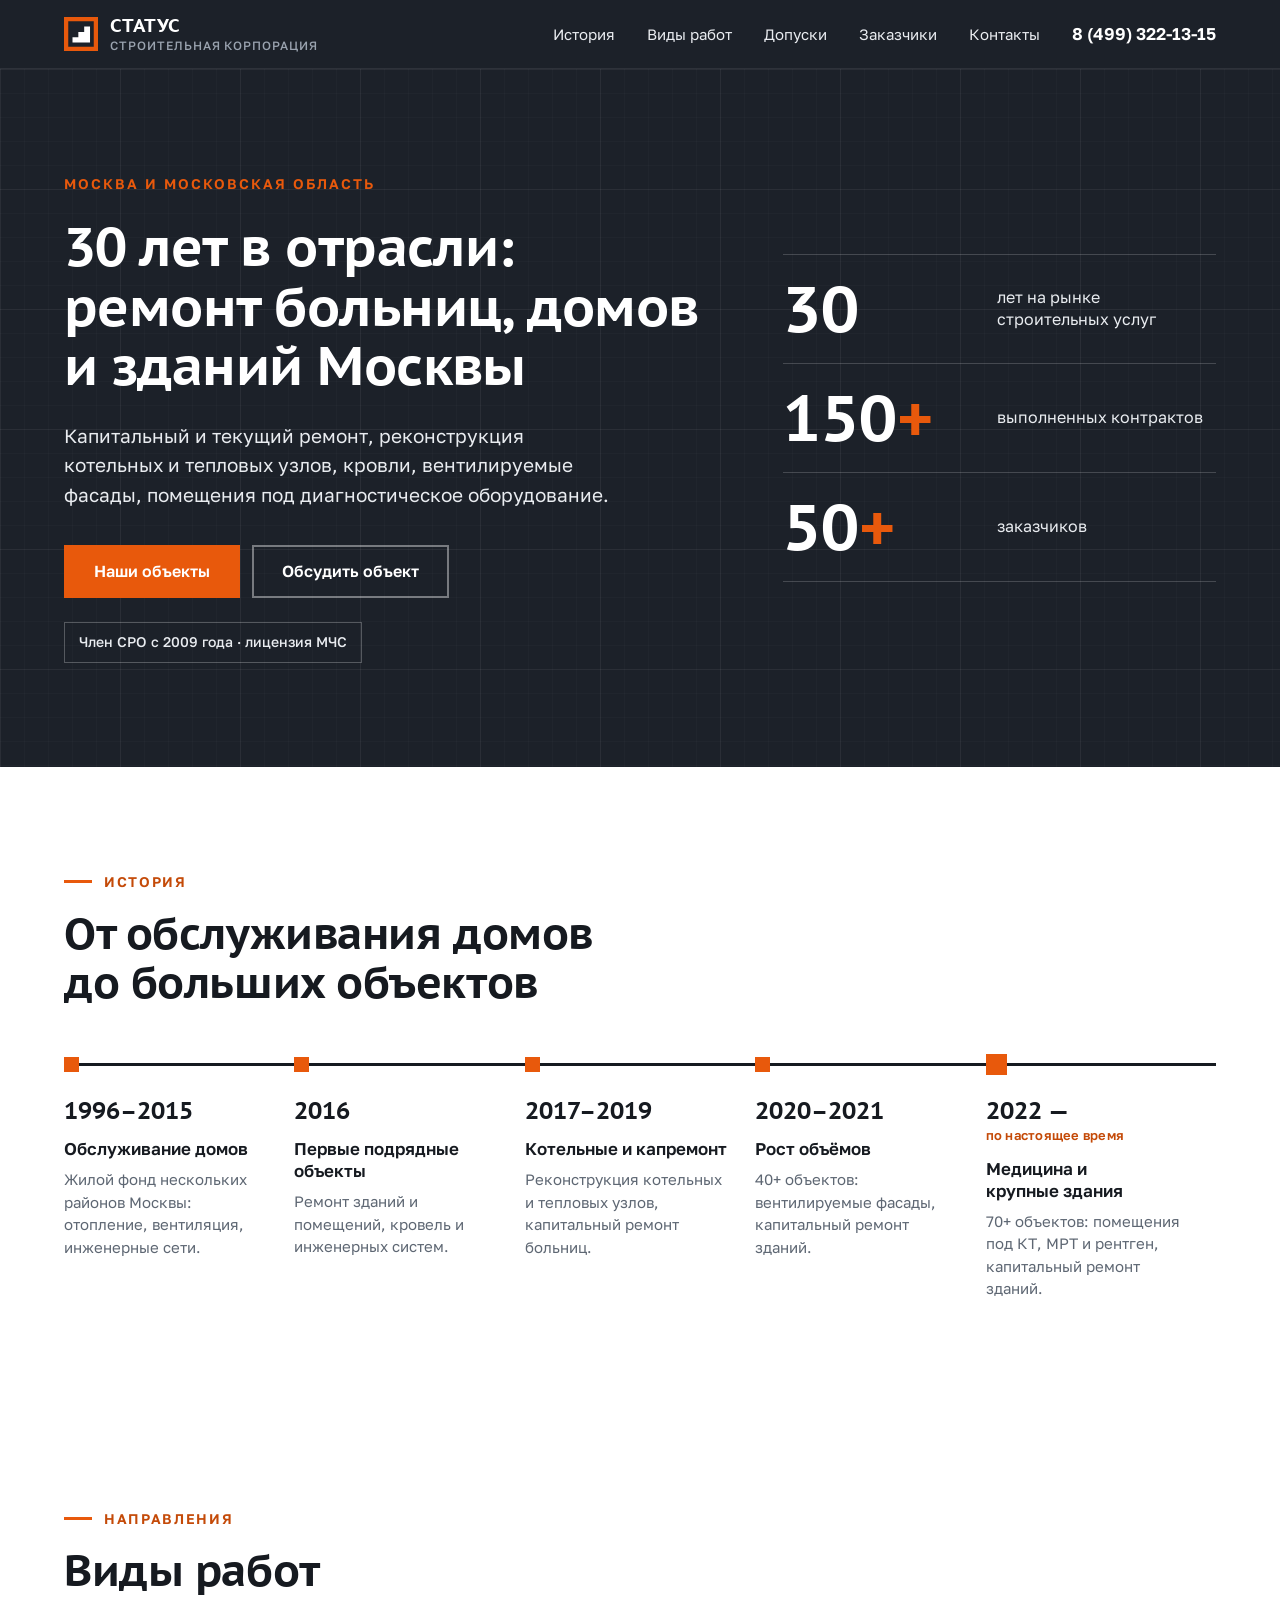
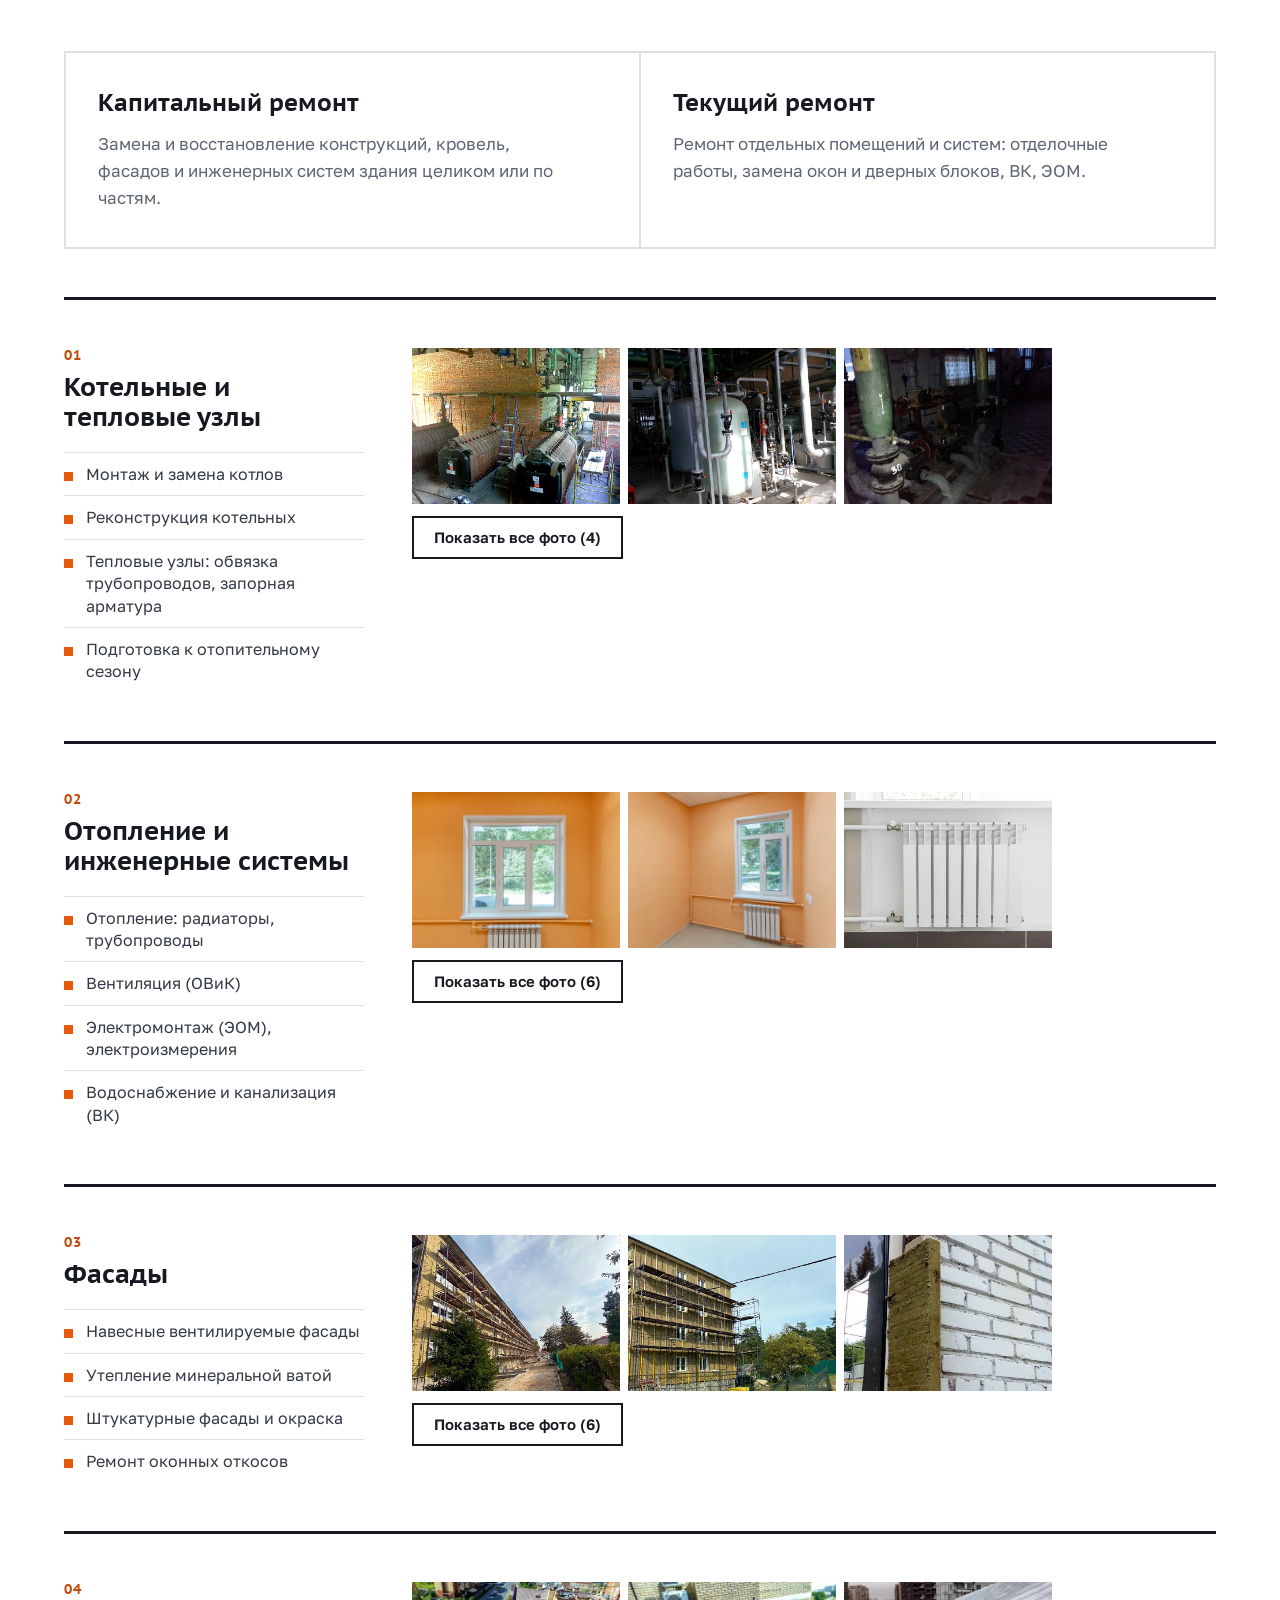
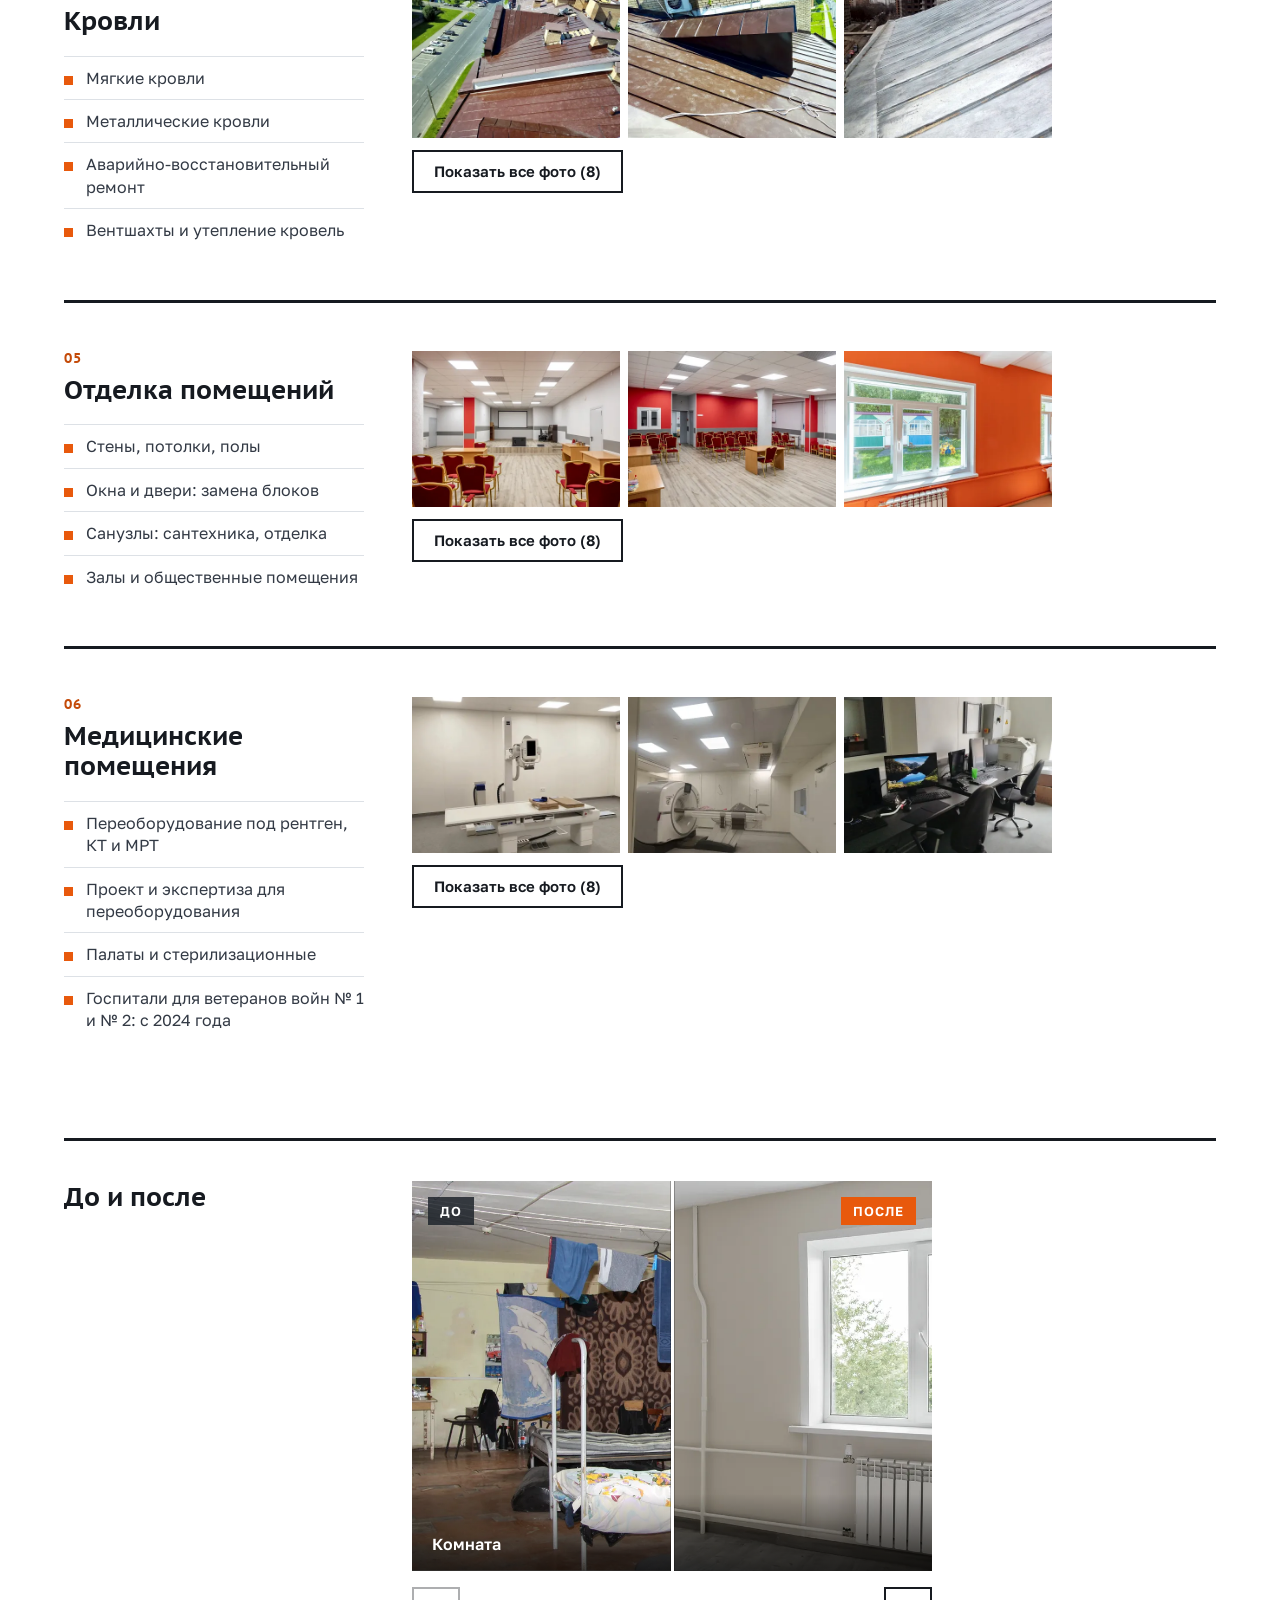
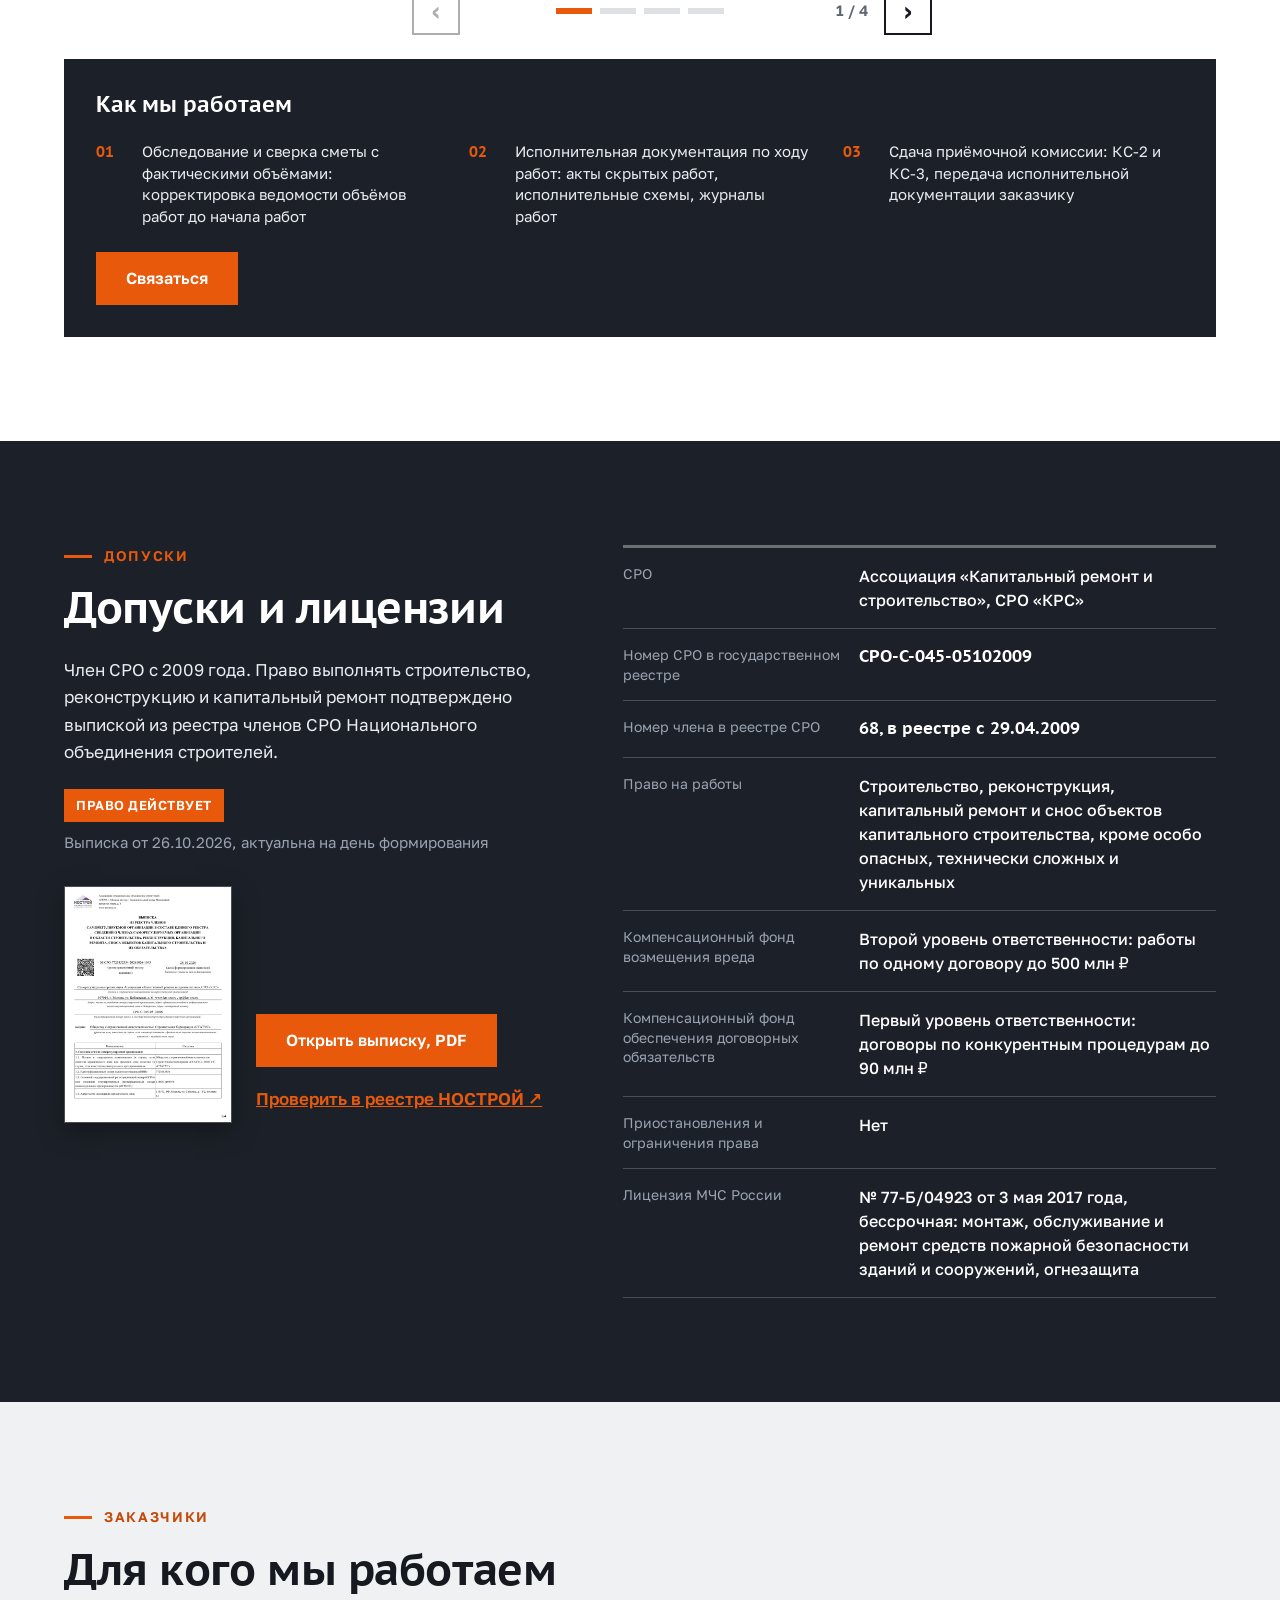
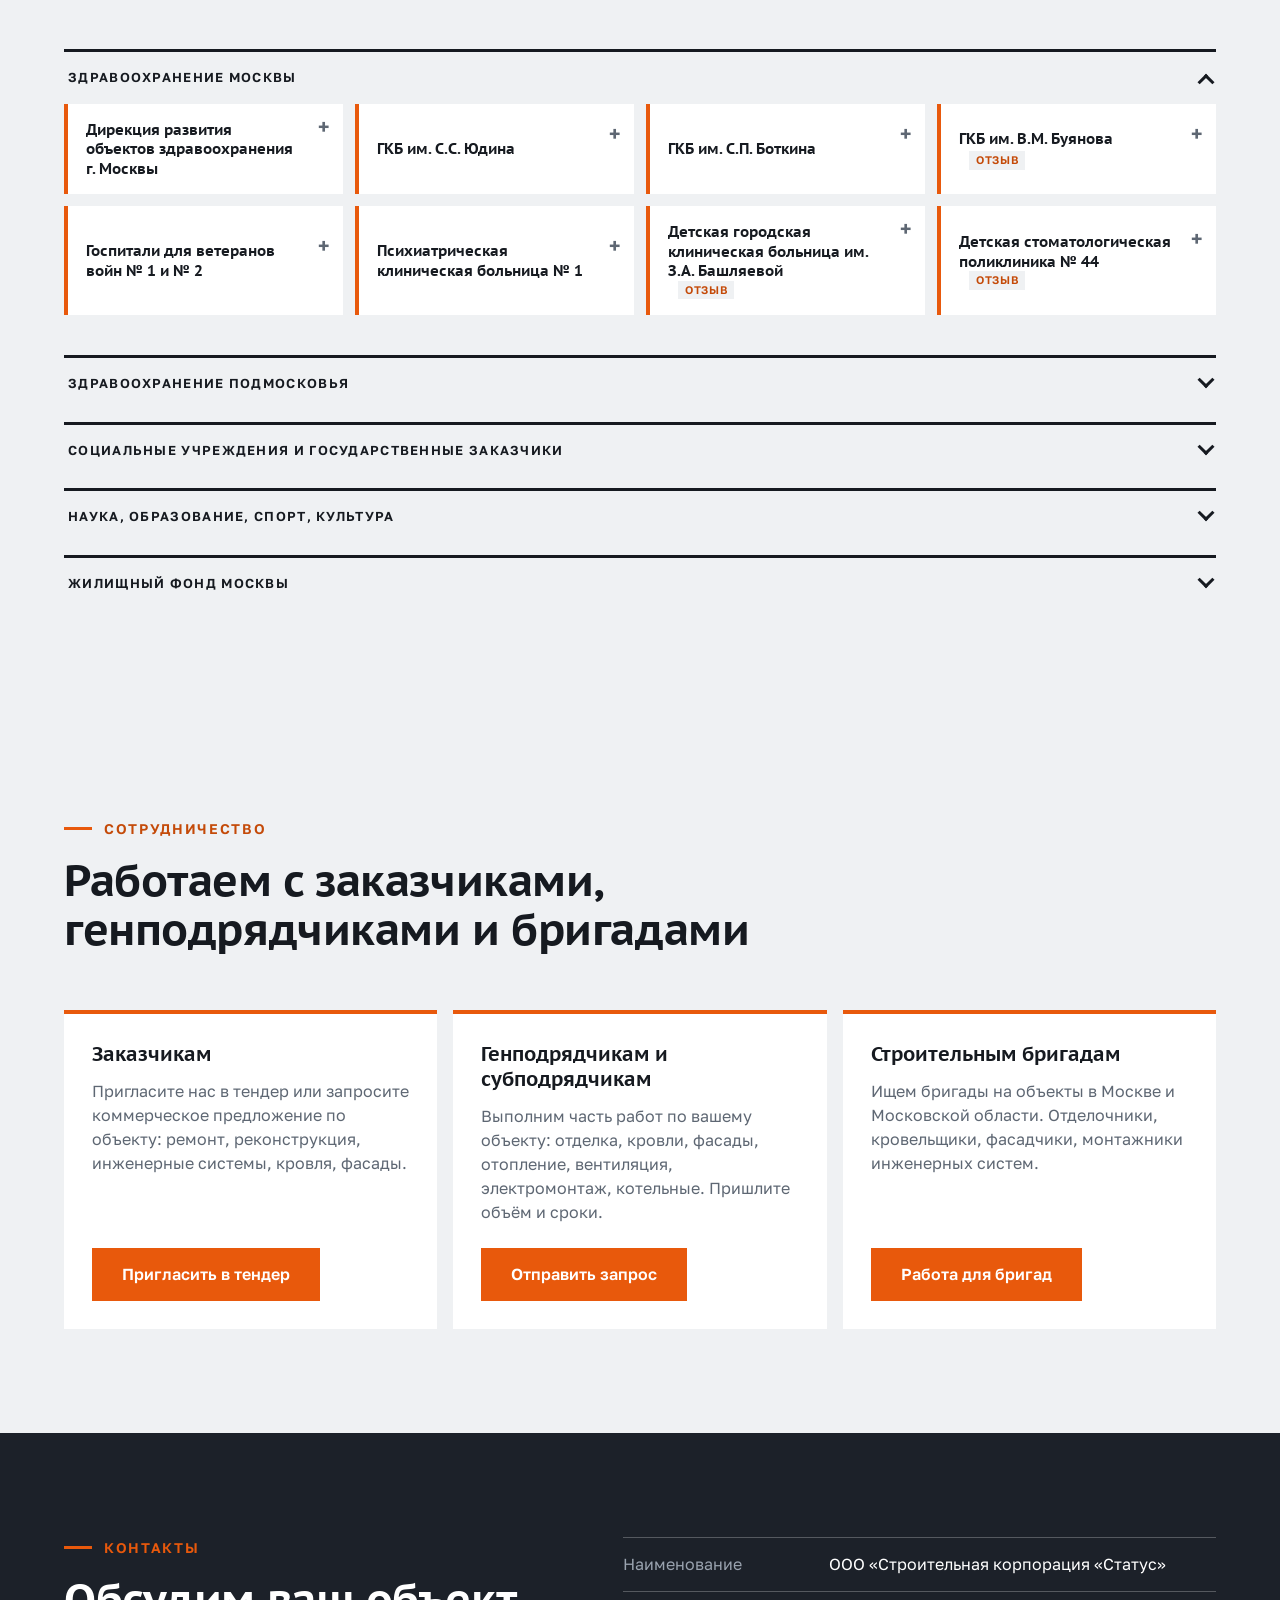
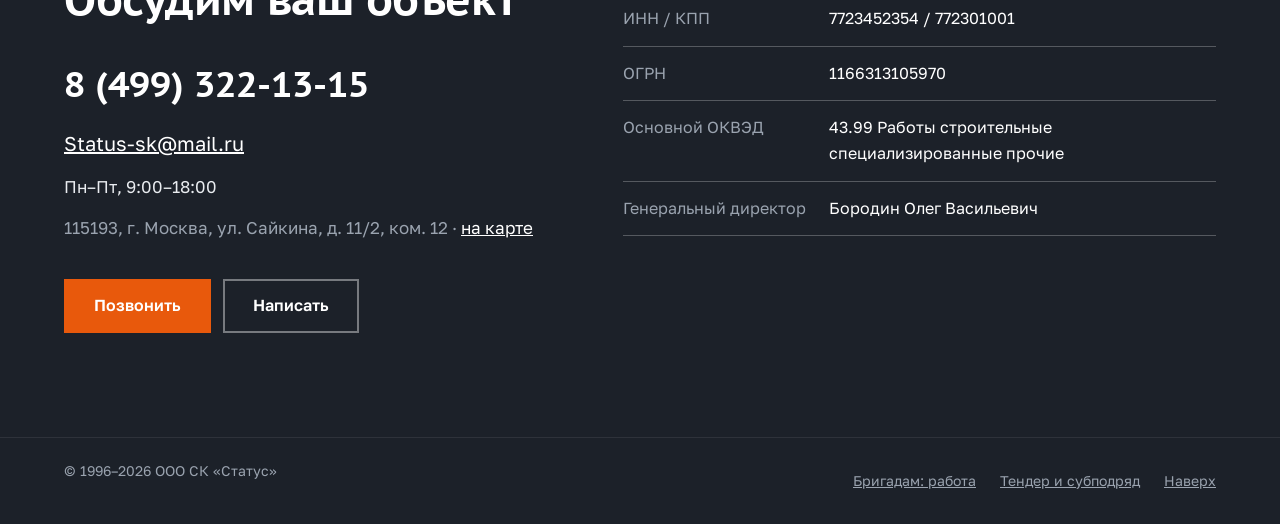
<file: index.html>
<!doctype html>
<html lang="ru">
<head>
  <meta charset="utf-8">
  <meta name="viewport" content="width=device-width, initial-scale=1">
  <title>СК «Статус» — ремонт и реконструкция больниц, котельные, кровли, фасады в Москве</title>
  <meta name="description" content="Строительная корпорация «Статус»: 30 лет в отрасли, 150+ выполненных контрактов. Капитальный и текущий ремонт больниц, жилых домов и общественных зданий, реконструкция котельных, кровли и фасады в Москве и Московской области.">
  <meta property="og:title" content="СК «Статус» — 30 лет в отрасли: ремонт больниц, домов и зданий Москвы">
  <meta property="og:description" content="150+ выполненных контрактов в Москве и Московской области.">
  <meta property="og:image" content="https://www.status-sk.ru/assets/img/og-logo.png">
  <meta property="og:url" content="https://www.status-sk.ru/">
  <link rel="canonical" href="https://www.status-sk.ru/">
  <meta property="og:type" content="website">
  <meta property="og:locale" content="ru_RU">
  <meta name="theme-color" content="#1c2129">
  <link rel="icon" href="data:image/svg+xml,%3Csvg%20xmlns='http://www.w3.org/2000/svg'%20viewBox='0%200%2064%2064'%3E%3Crect%20width='64'%20height='64'%20fill='%231c2129'/%3E%3Crect%20x='4'%20y='4'%20width='56'%20height='56'%20fill='none'%20stroke='%23e8590c'%20stroke-width='8'/%3E%3Cpath%20d='M16%2048V38h11V28h11V18h11v30z'%20fill='%23fff'/%3E%3C/svg%3E">
  <link rel="preload" href="assets/fonts/ptc-700.woff2" as="font" type="font/woff2" crossorigin>
  <link rel="preload" href="assets/fonts/golos-400-cyrillic.woff2" as="font" type="font/woff2" crossorigin>
  <link rel="stylesheet" href="assets/css/fonts.css?v=8">
  <link rel="stylesheet" href="assets/css/style.css?v=9">
  <script type="application/ld+json">
  {
    "@context": "https://schema.org",
    "@type": "GeneralContractor",
    "name": "ООО «Строительная корпорация «Статус»",
    "alternateName": "СК «Статус»",
    "url": "https://www.status-sk.ru/",
    "logo": "https://www.status-sk.ru/assets/img/og-logo.png",
    "image": "https://www.status-sk.ru/assets/img/og-logo.png",
    "description": "Капитальный и текущий ремонт больниц, жилых и общественных зданий, реконструкция котельных, кровли и фасады в Москве и Московской области.",
    "telephone": "+7-499-322-13-15",
    "email": "Status-sk@mail.ru",
    "taxID": "7723452354",
    "vatID": "7723452354",
    "identifier": "1166313105970",
    "address": {
      "@type": "PostalAddress",
      "postalCode": "115193",
      "addressCountry": "RU",
      "addressLocality": "Москва",
      "streetAddress": "ул. Сайкина, д. 11/2, ком. 12"
    },
    "openingHoursSpecification": {
      "@type": "OpeningHoursSpecification",
      "dayOfWeek": ["Monday", "Tuesday", "Wednesday", "Thursday", "Friday"],
      "opens": "09:00",
      "closes": "18:00"
    },
    "areaServed": ["Москва", "Московская область"]
  }
  </script>
  <!-- Yandex.Metrika counter -->
  <script type="text/javascript">
    (function(m,e,t,r,i,k,a){
        m[i]=m[i]||function(){(m[i].a=m[i].a||[]).push(arguments)};
        m[i].l=1*new Date();
        for (var j = 0; j < document.scripts.length; j++) {if (document.scripts[j].src === r) { return; }}
        k=e.createElement(t),a=e.getElementsByTagName(t)[0],k.async=1,k.src=r,a.parentNode.insertBefore(k,a)
    })(window, document,'script','https://mc.yandex.ru/metrika/tag.js?id=113880160', 'ym');

    ym(113880160, 'init', {ssr:true, webvisor:true, clickmap:true, ecommerce:"dataLayer", referrer: document.referrer, url: location.href, accurateTrackBounce:true, trackLinks:true});
  </script>
  <!-- /Yandex.Metrika counter -->
</head>
<body>
<!-- Yandex.Metrika noscript -->
<noscript><div><img src="https://mc.yandex.ru/watch/113880160" style="position:absolute; left:-9999px;" alt=""></div></noscript>
<!-- /Yandex.Metrika noscript -->
<a class="skip" href="#main">Перейти к содержанию</a>

<header class="top" id="top">
  <div class="wrap top__in">
    <a class="logo" href="#top" aria-label="СК «Статус», на главную">
      <svg class="logo__mark" viewBox="0 0 64 64" aria-hidden="true"><rect x="4" y="4" width="56" height="56" fill="none" stroke="#e8590c" stroke-width="8"/><path d="M16 48V38h11V28h11V18h11v30z" fill="#fff"/></svg>
      <span class="logo__txt">Статус<small>строительная корпорация</small></span>
    </a>
    <nav class="nav" id="nav" aria-label="Основное меню">
      <a href="#history">История</a>
      <a href="#works">Виды работ</a>
      <a href="#sro">Допуски</a>
      <a href="#customers">Заказчики</a>
      <a href="#contacts">Контакты</a>
    </nav>
    <a class="phone" href="tel:+74993221315">8 (499) 322-13-15</a>
    <a class="phone-btn" href="tel:+74993221315" aria-label="Позвонить: 8 (499) 322-13-15"><svg viewBox="0 0 24 24" width="22" height="22" aria-hidden="true"><path fill="#fff" d="M6.6 10.8a15.1 15.1 0 0 0 6.6 6.6l2.2-2.2a1 1 0 0 1 1-.25 11.4 11.4 0 0 0 3.6.57 1 1 0 0 1 1 1V20a1 1 0 0 1-1 1A17 17 0 0 1 3 4a1 1 0 0 1 1-1h3.5a1 1 0 0 1 1 1c0 1.25.2 2.45.57 3.57a1 1 0 0 1-.25 1z"/></svg></a>
    <button type="button" class="burger" id="burger" aria-label="Открыть меню" aria-expanded="false" aria-controls="nav"><span></span><span></span><span></span></button>
  </div>
</header>

<main id="main">
  <section class="hero">
    <div class="wrap hero__in">
      <div class="hero__txt">
        <p class="eyebrow">Москва и Московская область</p>
        <h1>30 лет в&nbsp;отрасли: ремонт больниц, домов и&nbsp;зданий Москвы</h1>
        <p class="lead">Капитальный и текущий ремонт, реконструкция котельных и тепловых узлов, кровли, вентилируемые фасады, помещения под диагностическое оборудование.</p>
        <div class="hero__cta">
          <a class="btn" href="#works">Наши объекты</a>
          <a class="btn btn--ghost" href="#contacts">Обсудить объект</a>
        </div>
        <a class="hero__chip" href="#sro">Член СРО с 2009 года · лицензия МЧС</a>
      </div>
      <dl class="hero__stats">
        <div><dd data-years="1996">30</dd><dt>лет на рынке строительных услуг</dt></div>
        <div><dd>150<span>+</span></dd><dt>выполненных контрактов</dt></div>
        <div><dd>50<span>+</span></dd><dt>заказчиков</dt></div>
      </dl>
    </div>
  </section>

  <section class="sec" id="history">
    <div class="wrap">
      <div class="sec__head">
        <p class="kicker">История</p>
        <h2>От обслуживания домов до&nbsp;больших объектов</h2>
      </div>
      <ol class="timeline">
        <li><b>1996–2015</b><h3>Обслуживание домов</h3><p>Жилой фонд нескольких районов Москвы: отопление, вентиляция, инженерные сети.</p></li>
        <li><b>2016</b><h3>Первые подрядные объекты</h3><p>Ремонт зданий и помещений, кровель и инженерных систем.</p></li>
        <li><b>2017–2019</b><h3>Котельные и капремонт</h3><p>Реконструкция котельных и тепловых узлов, капитальный ремонт больниц.</p></li>
        <li><b>2020–2021</b><h3>Рост объёмов</h3><p>40+ объектов: вентилируемые фасады, капитальный ремонт зданий.</p></li>
        <li><b>2022 —<small>по настоящее время</small></b><h3>Медицина и крупные здания</h3><p>70+ объектов: помещения под КТ, МРТ и рентген, капитальный ремонт зданий.</p></li>
      </ol>
    </div>
  </section>

  <section class="sec" id="works">
    <div class="wrap">
      <div class="sec__head">
        <p class="kicker">Направления</p>
        <h2>Виды работ</h2>
      </div>
      <div class="kt">
        <div class="kt__col">
          <h3>Капитальный ремонт</h3>
          <p>Замена и восстановление конструкций, кровель, фасадов и инженерных систем здания целиком или по частям.</p>
        </div>
        <div class="kt__col">
          <h3>Текущий ремонт</h3>
          <p>Ремонт отдельных помещений и систем: отделочные работы, замена окон и дверных блоков, ВК, ЭОМ.</p>
        </div>
      </div>
      <article class="work">
        <div class="work__txt">
          <p class="work__n">01</p>
          <h3>Котельные и тепловые узлы</h3>
          <ul><li>Монтаж и замена котлов</li><li>Реконструкция котельных</li><li>Тепловые узлы: обвязка трубопроводов, запорная арматура</li><li>Подготовка к отопительному сезону</li></ul>
        </div>
        <div class="work__ph gal" style="--n:4">
          <button type="button" class="g" data-src="assets/img/boiler.webp"><img loading="lazy" width="720" height="540" src="assets/img/boiler-s.webp" alt="Монтаж котлов в котельной"><span>Монтаж котлов</span></button>
          <button type="button" class="g" data-src="assets/img/boiler-new.webp"><img loading="lazy" width="720" height="540" src="assets/img/boiler-new-s.webp" alt="Котельная после реконструкции"><span>Котельная после реконструкции</span></button>
          <button type="button" class="g" data-src="assets/img/before.webp"><img loading="lazy" width="720" height="540" src="assets/img/before-s.webp" alt="Тепловой узел до реконструкции"><span>Тепловой узел до</span></button>
          <button type="button" class="g" data-src="assets/img/after.webp"><img loading="lazy" width="720" height="540" src="assets/img/after-s.webp" alt="Тепловой узел после реконструкции"><span>Тепловой узел после</span></button>
        </div>
      </article>
      <article class="work">
        <div class="work__txt">
          <p class="work__n">02</p>
          <h3>Отопление и инженерные системы</h3>
          <ul><li>Отопление: радиаторы, трубопроводы</li><li>Вентиляция (ОВиК)</li><li>Электромонтаж (ЭОМ), электроизмерения</li><li>Водоснабжение и канализация (ВК)</li></ul>
        </div>
        <div class="work__ph gal" style="--n:6">
          <button type="button" class="g" data-src="assets/img/sanatorium-06-window-radiator.webp"><img loading="lazy" width="720" height="540" src="assets/img/sanatorium-06-window-radiator-s.webp" alt="Радиатор и трубопровод отопления под окном"><span>Радиатор и трубопровод</span></button>
          <button type="button" class="g" data-src="assets/img/sanatorium-09-room-peach.webp"><img loading="lazy" width="720" height="540" src="assets/img/sanatorium-09-room-peach-s.webp" alt="Помещение с радиатором и трубопроводом отопления"><span>Отопление в помещении</span></button>
          <button type="button" class="g" data-src="assets/img/starob-radiator-detail.webp"><img loading="lazy" width="720" height="540" src="assets/img/starob-radiator-detail-s.webp" alt="Радиатор отопления с терморегулятором"><span>Радиатор отопления</span></button>
          <button type="button" class="g" data-src="assets/img/starob-radiator-wall.webp"><img loading="lazy" width="720" height="540" src="assets/img/starob-radiator-wall-s.webp" alt="Радиатор под окном, подводка труб"><span>Радиатор и подводка</span></button>
          <button type="button" class="g" data-src="assets/img/starob-radiator-window.webp"><img loading="lazy" width="720" height="540" src="assets/img/starob-radiator-window-s.webp" alt="Монтаж радиатора под окном"><span>Радиатор под окном</span></button>
          <button type="button" class="g" data-src="assets/img/starob-sinks-marble.webp"><img loading="lazy" width="720" height="540" src="assets/img/starob-sinks-marble-s.webp" alt="Умывальники в санузле с облицовкой плиткой"><span>Сантехника в санузле</span></button>
        </div>
      </article>
      <article class="work">
        <div class="work__txt">
          <p class="work__n">03</p>
          <h3>Фасады</h3>
          <ul><li>Навесные вентилируемые фасады</li><li>Утепление минеральной ватой</li><li>Штукатурные фасады и окраска</li><li>Ремонт оконных откосов</li></ul>
        </div>
        <div class="work__ph gal" style="--n:6">
          <button type="button" class="g" data-src="assets/img/vent-a.webp"><img loading="lazy" width="720" height="540" src="assets/img/vent-a-s.webp" alt="Монтаж вентилируемого фасада длинного корпуса"><span>Вентилируемый фасад</span></button>
          <button type="button" class="g" data-src="assets/img/vent-b.webp"><img loading="lazy" width="720" height="540" src="assets/img/vent-b-s.webp" alt="Монтаж фасадной системы на лесах"><span>Подсистема фасада</span></button>
          <button type="button" class="g" data-src="assets/img/insulation.webp"><img loading="lazy" width="720" height="540" src="assets/img/insulation-s.webp" alt="Утепление фасада минеральной ватой"><span>Утепление</span></button>
          <button type="button" class="g" data-src="assets/img/facade.webp"><img loading="lazy" width="720" height="540" src="assets/img/facade-s.webp" alt="Фасадные работы на строительных лесах"><span>Фасад на лесах</span></button>
          <button type="button" class="g" data-src="assets/img/facade-scaffold-1.webp"><img loading="lazy" width="720" height="540" src="assets/img/facade-scaffold-1-s.webp" alt="Реконструкция фасада здания на строительных лесах"><span>Реконструкция фасада</span></button>
          <button type="button" class="g" data-src="assets/img/facade-scaffold-2.webp"><img loading="lazy" width="720" height="540" src="assets/img/facade-scaffold-2-s.webp" alt="Фасад с утеплением на лесах, вид с улицы"><span>Фасад на лесах</span></button>
        </div>
      </article>
      <article class="work">
        <div class="work__txt">
          <p class="work__n">04</p>
          <h3>Кровли</h3>
          <ul><li>Мягкие кровли</li><li>Металлические кровли</li><li>Аварийно-восстановительный ремонт</li><li>Вентшахты и утепление кровель</li></ul>
        </div>
        <div class="work__ph gal" style="--n:8">
          <button type="button" class="g" data-src="assets/img/roof-metal-1.webp"><img loading="lazy" width="720" height="540" src="assets/img/roof-metal-1-s.webp" alt="Металлическая кровля: вид с высоты"><span>Металлическая кровля</span></button>
          <button type="button" class="g" data-src="assets/img/roof-metal-3.webp"><img loading="lazy" width="720" height="540" src="assets/img/roof-metal-3-s.webp" alt="Металлическая кровля: фальцы и примыкания"><span>Фальцы и примыкания</span></button>
          <button type="button" class="g" data-src="assets/img/roof-steel.webp"><img loading="lazy" width="720" height="540" src="assets/img/roof-steel-s.webp" alt="Фальцевая кровля из оцинкованной стали"><span>Кровля из стали</span></button>
          <button type="button" class="g" data-src="assets/img/roof.webp"><img loading="lazy" width="720" height="540" src="assets/img/roof-s.webp" alt="Устройство мягкой кровли"><span>Устройство мягкой кровли</span></button>
          <button type="button" class="g" data-src="assets/img/roof-seam-chimneys.webp"><img loading="lazy" width="720" height="540" src="assets/img/roof-seam-chimneys-s.webp" alt="Фальцевая кровля с дымовыми трубами"><span>Фальцевая кровля</span></button>
          <button type="button" class="g" data-src="assets/img/roof-seam-valley.webp"><img loading="lazy" width="720" height="540" src="assets/img/roof-seam-valley-s.webp" alt="Ендова фальцевой кровли"><span>Ендова и фальцы</span></button>
          <button type="button" class="g" data-src="assets/img/roof-seam-aerial.webp"><img loading="lazy" width="720" height="540" src="assets/img/roof-seam-aerial-s.webp" alt="Фальцевая кровля многоэтажного дома, вид сверху"><span>Кровля сверху</span></button>
          <button type="button" class="g" data-src="assets/img/roof-seam-panorama.webp"><img loading="lazy" width="720" height="540" src="assets/img/roof-seam-panorama-s.webp" alt="Кровля жилого комплекса с высоты"><span>Кровля с высоты</span></button>
        </div>
      </article>
      <article class="work">
        <div class="work__txt">
          <p class="work__n">05</p>
          <h3>Отделка помещений</h3>
          <ul><li>Стены, потолки, полы</li><li>Окна и двери: замена блоков</li><li>Санузлы: сантехника, отделка</li><li>Залы и общественные помещения</li></ul>
        </div>
        <div class="work__ph gal" style="--n:8">
          <button type="button" class="g" data-src="assets/img/sanatorium-02-hall-stage.webp"><img loading="lazy" width="720" height="540" src="assets/img/sanatorium-02-hall-stage-s.webp" alt="Зал со сценой и экраном после ремонта"><span>Зал после ремонта</span></button>
          <button type="button" class="g" data-src="assets/img/sanatorium-03-hall-wide.webp"><img loading="lazy" width="720" height="540" src="assets/img/sanatorium-03-hall-wide-s.webp" alt="Зал: окрашенные стены, новый пол и освещение"><span>Отделка зала</span></button>
          <button type="button" class="g" data-src="assets/img/sanatorium-07-window-view.webp"><img loading="lazy" width="720" height="540" src="assets/img/sanatorium-07-window-view-s.webp" alt="Новое пластиковое окно, вид на территорию санатория"><span>Замена окон</span></button>
          <button type="button" class="g" data-src="assets/img/sanatorium-10-facade-entrance.webp"><img loading="lazy" width="720" height="540" src="assets/img/sanatorium-10-facade-entrance-s.webp" alt="Входная группа с остеклением и фасад"><span>Входная группа и фасад</span></button>
          <button type="button" class="g" data-src="assets/img/starob-room-window-radiator.webp"><img loading="lazy" width="720" height="540" src="assets/img/starob-room-window-radiator-s.webp" alt="Помещение после отделки: окно, радиатор, плитка на полу"><span>Отделка помещения</span></button>
          <button type="button" class="g" data-src="assets/img/starob-room-long.webp"><img loading="lazy" width="720" height="540" src="assets/img/starob-room-long-s.webp" alt="Просторное помещение после отделки"><span>Помещение после отделки</span></button>
          <button type="button" class="g" data-src="assets/img/starob-room-bright.webp"><img loading="lazy" width="720" height="540" src="assets/img/starob-room-bright-s.webp" alt="Помещение с новыми окнами и полом"><span>Окна и полы</span></button>
          <button type="button" class="g" data-src="assets/img/starob-room-window-pair.webp"><img loading="lazy" width="720" height="540" src="assets/img/starob-room-window-pair-s.webp" alt="Помещение с новым окном и подвесным потолком"><span>Окна и потолки</span></button>
        </div>
      </article>
      <article class="work">
        <div class="work__txt">
          <p class="work__n">06</p>
          <h3>Медицинские помещения</h3>
          <ul><li>Переоборудование под рентген, КТ и МРТ</li><li>Проект и экспертиза для переоборудования</li><li>Палаты и стерилизационные</li><li>Госпитали для ветеранов войн № 1 и № 2: с 2024 года</li></ul>
        </div>
        <div class="work__ph gal" style="--n:8">
          <button type="button" class="g" data-src="assets/img/medical-rentgen-equipment.webp"><img loading="lazy" width="720" height="540" src="assets/img/medical-rentgen-equipment-s.webp" alt="Рентген-кабинет с цифровым рентгеновским комплексом"><span>Рентген-кабинет</span></button>
          <button type="button" class="g" data-src="assets/img/medical-ct-room.webp"><img loading="lazy" width="720" height="540" src="assets/img/medical-ct-room-s.webp" alt="Кабинет компьютерной томографии с КТ-аппаратом"><span>Кабинет КТ</span></button>
          <button type="button" class="g" data-src="assets/img/medical-rentgen-workstation.webp"><img loading="lazy" width="720" height="540" src="assets/img/medical-rentgen-workstation-s.webp" alt="Пост управления рентгенодиагностическим комплексом"><span>Пост управления</span></button>
          <button type="button" class="g" data-src="assets/img/medical-dubrovka-xray-a.webp"><img loading="lazy" width="720" height="540" src="assets/img/medical-dubrovka-xray-a-s.webp" alt="Рентген-кабинет, ГВВ № 1"><span>Рентген, ГВВ № 1</span></button>
          <button type="button" class="g" data-src="assets/img/medical-dubrovka-ct-gantry.webp"><img loading="lazy" width="720" height="540" src="assets/img/medical-dubrovka-ct-gantry-s.webp" alt="Кабинет КТ, ГВВ № 1"><span>КТ, ГВВ № 1</span></button>
          <button type="button" class="g" data-src="assets/img/medical-rechniki-xray-hall.webp"><img loading="lazy" width="720" height="540" src="assets/img/medical-rechniki-xray-hall-s.webp" alt="Рентген-зал с цифровым комплексом"><span>Рентген-зал</span></button>
          <button type="button" class="g" data-src="assets/img/medical-dubrovka-ct-table.webp"><img loading="lazy" width="720" height="540" src="assets/img/medical-dubrovka-ct-table-s.webp" alt="КТ-аппарат после монтажа отделки"><span>КТ-аппарат</span></button>
          <button type="button" class="g" data-src="assets/img/medical-ward.webp"><img loading="lazy" width="720" height="540" src="assets/img/medical-ward-s.webp" alt="Палата после отделки"><span>Палата</span></button>
        </div>
      </article>
      <div class="beaf">
        <div class="beaf__head">
          <h3>До и после</h3>
        </div>
        <div class="car" role="group" aria-roledescription="карусель" aria-label="Работы до и после">
          <div class="car__track" tabindex="-1">
        <figure class="cmp" style="--p:50%">
          <img src="assets/img/ba-room-after.webp" width="900" height="900" loading="lazy" alt="Помещение: до и после ремонта — после">
          <img class="cmp__b" src="assets/img/ba-room-before.webp" width="900" height="900" loading="lazy" alt="Помещение: до и после ремонта — до">
          <span class="cmp__l cmp__l--b">До</span><span class="cmp__l cmp__l--a">После</span>
          <input type="range" min="0" max="100" value="50" aria-label="Сравнить до и после: Комната">
          <figcaption>Комната</figcaption>
        </figure>
        <figure class="cmp" style="--p:50%">
          <img src="assets/img/ba-corridor-after.webp" width="900" height="900" loading="lazy" alt="Коридор: до и после ремонта — после">
          <img class="cmp__b" src="assets/img/ba-corridor-before.webp" width="900" height="900" loading="lazy" alt="Коридор: до и после ремонта — до">
          <span class="cmp__l cmp__l--b">До</span><span class="cmp__l cmp__l--a">После</span>
          <input type="range" min="0" max="100" value="50" aria-label="Сравнить до и после: Коридор">
          <figcaption>Коридор</figcaption>
        </figure>
        <figure class="cmp" style="--p:50%">
          <img src="assets/img/ba-shower-after.webp" width="900" height="900" loading="lazy" alt="Душевая: до и после ремонта — после">
          <img class="cmp__b" src="assets/img/ba-shower-before.webp" width="900" height="900" loading="lazy" alt="Душевая: до и после ремонта — до">
          <span class="cmp__l cmp__l--b">До</span><span class="cmp__l cmp__l--a">После</span>
          <input type="range" min="0" max="100" value="50" aria-label="Сравнить до и после: Душевая">
          <figcaption>Душевая</figcaption>
        </figure>
        <figure class="cmp" style="--p:50%">
          <img src="assets/img/ba-boiler-after.webp" width="900" height="900" loading="lazy" alt="Узел водоснабжения: до и после ремонта — после">
          <img class="cmp__b" src="assets/img/ba-boiler-before.webp" width="900" height="900" loading="lazy" alt="Узел водоснабжения: до и после ремонта — до">
          <span class="cmp__l cmp__l--b">До</span><span class="cmp__l cmp__l--a">После</span>
          <input type="range" min="0" max="100" value="50" aria-label="Сравнить до и после: Водонагреватель">
          <figcaption>Водонагреватель</figcaption>
        </figure>
          </div>
          <div class="car__bar">
            <button type="button" class="car__btn car__prev" aria-label="Предыдущий снимок">‹</button>
            <div class="car__dots" aria-hidden="true"></div>
            <span class="car__n" aria-live="polite"></span>
            <button type="button" class="car__btn car__next" aria-label="Следующий снимок">›</button>
          </div>
        </div>
      </div>
      <div class="how">
        <h3>Как мы работаем</h3>
        <ol>
          <li><b>01</b><span>Обследование и сверка сметы с фактическими объёмами: корректировка ведомости объёмов работ до начала работ</span></li>
          <li><b>02</b><span>Исполнительная документация по ходу работ: акты скрытых работ, исполнительные схемы, журналы работ</span></li>
          <li><b>03</b><span>Сдача приёмочной комиссии: КС-2 и КС-3, передача исполнительной документации заказчику</span></li>
        </ol>
        <a class="btn" href="#contacts">Связаться</a>
      </div>
    </div>
  </section>

  <section class="sec sec--dark" id="sro">
    <div class="wrap grid2">
      <div>
        <p class="kicker">Допуски</p>
        <h2>Допуски и лицензии</h2>
        <p class="sro__lead">Член СРО с 2009 года. Право выполнять строительство, реконструкцию и капитальный ремонт подтверждено выпиской из реестра членов СРО Национального объединения строителей.</p>
        <p class="sro__status"><span>Право действует</span> Выписка от 26.10.2026, актуальна на день формирования</p>
        <div class="sro__doc">
          <a class="sro__thumb" href="assets/docs/sro-vypiska-2026-10-26.pdf" target="_blank" rel="noopener" aria-label="Открыть выписку из реестра СРО, PDF, 1,5 МБ">
            <img loading="lazy" width="636" height="900" src="assets/img/sro-vypiska-1-s.webp" alt="Первая страница выписки из реестра членов СРО от 26.10.2026">
          </a>
          <div class="sro__links">
            <a class="btn" href="assets/docs/sro-vypiska-2026-10-26.pdf" target="_blank" rel="noopener">Открыть выписку, PDF</a>
            <a class="sro__ext" href="https://reestr.nostroy.ru/" target="_blank" rel="noopener noreferrer">Проверить в реестре НОСТРОЙ ↗</a>
          </div>
        </div>
      </div>
      <dl class="sro__facts">
        <div><dt>СРО</dt><dd>Ассоциация «Капитальный ремонт и строительство», СРО «КРС»</dd></div>
        <div><dt>Номер СРО в государственном реестре</dt><dd>СРО-С-045-05102009</dd></div>
        <div><dt>Номер члена в реестре СРО</dt><dd>68, в реестре с 29.04.2009</dd></div>
        <div><dt>Право на работы</dt><dd>Строительство, реконструкция, капитальный ремонт и снос объектов капитального строительства, кроме особо опасных, технически сложных и уникальных</dd></div>
        <div><dt>Компенсационный фонд возмещения вреда</dt><dd>Второй уровень ответственности: работы по одному договору до 500&nbsp;млн&nbsp;₽</dd></div>
        <div><dt>Компенсационный фонд обеспечения договорных обязательств</dt><dd>Первый уровень ответственности: договоры по конкурентным процедурам до 90&nbsp;млн&nbsp;₽</dd></div>
        <div><dt>Приостановления и ограничения права</dt><dd>Нет</dd></div>
        <div><dt>Лицензия МЧС России</dt><dd>№ 77-Б/04923 от 3 мая 2017 года, бессрочная: монтаж, обслуживание и ремонт средств пожарной безопасности зданий и сооружений, огнезащита</dd></div>
      </dl>
    </div>
  </section>

  <section class="sec sec--stone" id="customers">
    <div class="wrap">
      <div class="sec__head">
        <p class="kicker">Заказчики</p>
        <h2>Для кого мы работаем</h2>
      </div>
      <div class="cgs">
        <details class="cg" open><summary><span>Здравоохранение Москвы</span><i aria-hidden="true"></i></summary><ul>
          <li><button type="button" class="c" aria-expanded="false">Дирекция развития объектов здравоохранения г. Москвы<i aria-hidden="true">+</i></button><div class="more"><dl><dt>Что делали</dt><dd>Переоборудование помещений под КТ, МРТ и рентген в городских больницах, включая проект и экспертизу.</dd><dt>Годы</dt><dd>2022–2026</dd></dl></div></li>
          <li><button type="button" class="c" aria-expanded="false">ГКБ им. С.С. Юдина<i aria-hidden="true">+</i></button><div class="more"><dl><dt>Что делали</dt><dd>Текущий ремонт помещений; помещения под компьютерный и магнитно-резонансный томографы.</dd><dt>Годы</dt><dd>2026</dd></dl></div></li>
          <li><button type="button" class="c" aria-expanded="false">ГКБ им. С.П. Боткина<i aria-hidden="true">+</i></button><div class="more"><dl><dt>Что делали</dt><dd>Помещения под компьютерный томограф и два рентгенодиагностических аппарата.</dd><dt>Годы</dt><dd>2024</dd></dl></div></li>
          <li><button type="button" class="c" aria-expanded="false">ГКБ им. В.М. Буянова<em class="rvtag">Отзыв</em><i aria-hidden="true">+</i></button><div class="more"><dl><dt>Что делали</dt><dd>Текущий ремонт помещений лечебного корпуса.</dd><dt>Годы</dt><dd>2022–2024</dd><dt>Отзыв заказчика</dt><dd class="rv">Заслуживают хвалебных слов! Вовремя выполнили все обязательства по договору «Выполнение работ по текущему ремонту помещений лечебного корпуса для нужд ГБУЗ «ГКБ имени В.М. Буянова ДЗМ»». Рады были поработать с вами.</dd></dl><a class="site" href="https://gkb-buyanova.ru/" target="_blank" rel="noopener noreferrer">Сайт заказчика ↗</a></div></li>
          <li><button type="button" class="c" aria-expanded="false">Госпитали для ветеранов войн № 1 и № 2<i aria-hidden="true">+</i></button><div class="more"><dl><dt>Что делали</dt><dd>Помещения под МРТ, КТ и рентгенодиагностические аппараты, под стерилизаторы; ремонт помещений.</dd><dt>Годы</dt><dd>2024–2026</dd></dl></div></li>
          <li><button type="button" class="c" aria-expanded="false">Психиатрическая клиническая больница № 1<i aria-hidden="true">+</i></button><div class="more"><dl><dt>Что делали</dt><dd>Текущий ремонт второго этажа строения № 22.</dd><dt>Годы</dt><dd>2023</dd></dl></div></li>
          <li><button type="button" class="c" aria-expanded="false">Детская городская клиническая больница им. З.А. Башляевой<em class="rvtag">Отзыв</em><i aria-hidden="true">+</i></button><div class="more"><dl><dt>Что делали</dt><dd>Текущий ремонт помещений отделения нефрологии.</dd><dt>Годы</dt><dd>2016</dd><dt>Отзыв заказчика</dt><dd class="rv">Договор «Аукцион в электронной форме на право заключения гражданско-правового договора на выполнение работ по текущему ремонту помещений отделения нефрологии для ГБУЗ «ДГКБ им. З.А. Башляевой ДЗМ»» был выполнен без нареканий. Спасибо за сотрудничество. Успехов и развития вам!!!</dd></dl></div></li>
          <li><button type="button" class="c" aria-expanded="false">Детская стоматологическая поликлиника № 44<em class="rvtag">Отзыв</em><i aria-hidden="true">+</i></button><div class="more"><dl><dt>Что делали</dt><dd>Ремонт лестницы, подвальных помещений и кровли, благоустройство территории, проект ремонта вентиляции.</dd><dt>Годы</dt><dd>2018–2021</dd><dt>Отзыв заказчика</dt><dd class="rv">Контракт «Аукцион в электронной форме на право заключения договора на выполнение работ по текущему ремонту лестницы ГБУЗ «ДСП № 44 ДЗМ», по адресу: г. Москва, Университетский проспект, д. 4А, корпус 1» был выполнен без проблем. Спасибо вашей команде за оперативность и взятые на себя обязательства. Успехов и развития вам!!!</dd></dl></div></li>
        </ul></details>
        <details class="cg"><summary><span>Здравоохранение Подмосковья</span><i aria-hidden="true"></i></summary><ul>
          <li><button type="button" class="c" aria-expanded="false">Ногинская центральная районная больница<em class="rvtag">Отзыв</em><i aria-hidden="true">+</i></button><div class="more"><dl><dt>Что делали</dt><dd>Ремонт лечебных корпусов, в том числе травматологического отделения стационара; аварийно-восстановительный ремонт кровли Электроуглинской больницы.</dd><dt>Годы</dt><dd>2021</dd><dt>Отзыв заказчика</dt><dd class="rv">Подрядчики оперативно оказали услуги по обязательству «Проведение работ по аварийно-восстановительному ремонту кровли Электроуглинской больницы». Без претензий.</dd></dl></div></li>
          <li><button type="button" class="c" aria-expanded="false">Видновская районная клиническая больница<em class="rvtag">Отзыв</em><i aria-hidden="true">+</i></button><div class="more"><dl><dt>Что делали</dt><dd>Капитальный ремонт помещений детского консультативно-диагностического центра; подготовка к отопительному сезону.</dd><dt>Годы</dt><dd>2018–2020</dd><dt>Отзыв заказчика</dt><dd class="rv">Благодарность подрядчику «ООО СК «СТАТУС»» за оказанные услуги по заявке от 29.06.2020.</dd></dl></div></li>
          <li><button type="button" class="c" aria-expanded="false">Луховицкая центральная районная больница<i aria-hidden="true">+</i></button><div class="more"><dl><dt>Что делали</dt><dd>Ремонт амбулатории в селе Григорьевское.</dd><dt>Годы</dt><dd>2022</dd></dl></div></li>
        </ul></details>
        <details class="cg"><summary><span>Социальные учреждения и государственные заказчики</span><i aria-hidden="true"></i></summary><ul>
          <li><button type="button" class="c" aria-expanded="false">Орехово-Зуевский психоневрологический интернат<i aria-hidden="true">+</i></button><div class="more"><dl><dt>Что делали</dt><dd>Капитальный ремонт административного корпуса № 7, устройство вентилируемого фасада.</dd><dt>Годы</dt><dd>2020</dd></dl></div></li>
          <li><button type="button" class="c" aria-expanded="false">ГКУ МО «Дирекция единого заказчика Минсоцразвития МО»<em class="rvtag">Отзыв</em><i aria-hidden="true">+</i></button><div class="more"><dl><dt>Что делали</dt><dd>Заказчик капитального ремонта административного корпуса № 7 Орехово-Зуевского интерната.</dd><dt>Годы</dt><dd>2020</dd><dt>Отзыв заказчика</dt><dd class="rv">Контракт «Выполнение работ по капитальному ремонту здания административного корпуса №7 ГБСУ СО МО «Орехово-Зуевский психоневрологический интернат» по адресу: Московская область, г. Орехово-Зуево, ул. Окрайная, д. 1» был завершён без проблем. Выражаем благодарность этим ребятам за высокое качество работы и ответственность. Желаем вам удачи</dd></dl></div></li>
          <li><button type="button" class="c" aria-expanded="false">ГКУ МО «ДЕЗ»<em class="rvtag">Отзыв</em><i aria-hidden="true">+</i></button><div class="more"><dl><dt>Что делали</dt><dd>Капитальный ремонт больниц Подмосковья: Реутовская городская больница, детский центр Видновской больницы.</dd><dt>Годы</dt><dd>2018–2020</dd><dt>Отзыв заказчика</dt><dd class="rv">Огромное спасибо «ООО СК «СТАТУС»» за выполненное соглашение от 26.07.2018.</dd></dl></div></li>
          <li><button type="button" class="c" aria-expanded="false">Пенсионный фонд России<i aria-hidden="true">+</i></button><div class="more"><dl><dt>Что делали</dt><dd>Капитальный ремонт кабинетов, коридоров и кровли в зданиях на Шаболовке и ул. Академика Анохина.</dd><dt>Годы</dt><dd>2022</dd></dl></div></li>
        </ul></details>
        <details class="cg"><summary><span>Наука, образование, спорт, культура</span><i aria-hidden="true"></i></summary><ul>
          <li><button type="button" class="c" aria-expanded="false">МГПУ<i aria-hidden="true">+</i></button><div class="more"><dl><dt>Что делали</dt><dd>Ремонт фасада на Шереметьевской, 29, ангара на Люблинской, пожарных лестниц и отливов.</dd><dt>Годы</dt><dd>2017–2021</dd></dl><a class="site" href="https://www.mgpu.ru/" target="_blank" rel="noopener noreferrer">Сайт заказчика ↗</a></div></li>
          <li><button type="button" class="c" aria-expanded="false">МТУСИ<em class="rvtag">Отзыв</em><i aria-hidden="true">+</i></button><div class="more"><dl><dt>Что делали</dt><dd>Подготовка систем теплопотребления комплекса зданий к отопительному сезону.</dd><dt>Годы</dt><dd>2022–2024</dd><dt>Отзыв заказчика</dt><dd class="rv">Оперативно оказали услуги по договору.</dd></dl><a class="site" href="https://mtuci.ru/" target="_blank" rel="noopener noreferrer">Сайт заказчика ↗</a></div></li>
          <li><button type="button" class="c" aria-expanded="false">ЦСКА<i aria-hidden="true">+</i></button><div class="more"><dl><dt>Что делали</dt><dd>Ремонт манежа и внутренних помещений спортивного интерната.</dd><dt>Годы</dt><dd>2016</dd></dl></div></li>
          <li><button type="button" class="c" aria-expanded="false">ЛРЦ «Изумруд»<em class="rvtag">Отзыв</em><i aria-hidden="true">+</i></button><div class="more"><dl><dt>Что делали</dt><dd>Капитальный ремонт газовой котельной и гаража, благоустройство территории филиала в Наро-Фоминском районе.</dd><dt>Годы</dt><dd>2016–2017</dd><dt>Отзыв заказчика</dt><dd class="rv">Обязательство «Выполнение работ по ремонту внутриплощадной дороги Филиала ФГБУ «ЛРЦ «Изумруд» - ЛОК» выполнен полностью без проблем. Большое спасибо вашей команде за оперативность и взятые на себя обязательства. Желаем роста и процветания</dd></dl></div></li>
          <li><button type="button" class="c" aria-expanded="false">Центр досуга и культуры «Созвездие»<em class="rvtag">Отзыв</em><i aria-hidden="true">+</i></button><div class="more"><dl><dt>Что делали</dt><dd>Текущий ремонт кровли в Дмитрове.</dd><dt>Годы</dt><dd>2023</dd><dt>Отзыв заказчика</dt><dd class="rv">Контракт «Текущий ремонт кровли.» был выполнен без всяких нюансов. Огромное спасибо. Успехов и развития вам!</dd></dl></div></li>
        </ul></details>
        <details class="cg"><summary><span>Жилищный фонд Москвы</span><i aria-hidden="true"></i></summary><ul>
          <li><button type="button" class="c" aria-expanded="false">Жилищник Нижегородского района<i aria-hidden="true">+</i></button><div class="more"><dl><dt>Что делали</dt><dd>Капитальный ремонт административного здания и общежития на ул. Старообрядческой, 30: фасад, инженерные системы, вентиляция и противопожарная защита.</dd><dt>Годы</dt><dd>2024–2026</dd></dl></div></li>
          <li><button type="button" class="c" aria-expanded="false">Жилищник района Южнопортовый<em class="rvtag">Отзыв</em><i aria-hidden="true">+</i></button><div class="more"><dl><dt>Что делали</dt><dd>Ремонт общего имущества многоквартирных домов, вентшахты и теплоизоляция кровли.</dd><dt>Годы</dt><dd>2020–2026</dd><dt>Отзыв заказчика</dt><dd class="rv">«ООО СК «СТАТУС»» исполнили заявку «Выполнение работ по ремонту вентшахт и замене теплоизоляции на крыше дома по адресу: ул. Петра Романова д.9 (среди СМП)». Все сделали как надо. Спасибо...</dd></dl></div></li>
          <li><button type="button" class="c" aria-expanded="false">Жилищник района Митино<em class="rvtag">Отзыв</em><i aria-hidden="true">+</i></button><div class="more"><dl><dt>Что делали</dt><dd>Техническое обслуживание систем вентиляции в жилых домах района.</dd><dt>Годы</dt><dd>2018</dd><dt>Отзыв заказчика</dt><dd class="rv">Благодарность фирме «ООО СК «СТАТУС»» за выполненные услуги по обязательству «Выполнение работ по техническому обслуживанию систем вентиляции в жилых домах района Митино» от 28.12.2017.</dd></dl></div></li>
          <li><button type="button" class="c" aria-expanded="false">Жилищник Рязанского района<i aria-hidden="true">+</i></button><div class="more"><dl><dt>Что делали</dt><dd>Капитальный ремонт общего имущества многоквартирных домов на ул. Михайлова.</dd><dt>Годы</dt><dd>2020</dd></dl></div></li>
          <li><button type="button" class="c" aria-expanded="false">Жилищник района Хорошево-Мневники<em class="rvtag">Отзыв</em><i aria-hidden="true">+</i></button><div class="more"><dl><dt>Что делали</dt><dd>Электроизмерительные работы в 137 жилых домах района.</dd><dt>Годы</dt><dd>2016</dd><dt>Отзыв заказчика</dt><dd class="rv">«ООО СК «СТАТУС»» своевременно завершили работу по контракту «выполнение электроизмерительных работ в жилых домах района Хорошево-Мневники». Отлично уложились по срокам.</dd></dl></div></li>
          <li><button type="button" class="c" aria-expanded="false">Жилищник района Северное Тушино<i aria-hidden="true">+</i></button><div class="more"><dl><dt>Что делали</dt><dd>Замена оконных блоков в подъездах жилых домов.</dd><dt>Годы</dt><dd>2016</dd></dl></div></li>
          <li><button type="button" class="c" aria-expanded="false">Жилищник района Текстильщики<i aria-hidden="true">+</i></button><div class="more"><dl><dt>Что делали</dt><dd>Ремонт и капитальный ремонт кровли здания управы, капитальный ремонт общего имущества многоквартирного дома.</dd><dt>Годы</dt><dd>2020–2022</dd></dl></div></li>
        </ul></details>
      </div>
    </div>
  </section>

  <section class="sec sec--stone" id="coop">
    <div class="wrap">
      <div class="sec__head">
        <p class="kicker">Сотрудничество</p>
        <h2>Работаем с заказчиками, генподрядчиками и бригадами</h2>
      </div>
      <div class="coop">
        <article>
          <h3>Заказчикам</h3>
          <p>Пригласите нас в тендер или запросите коммерческое предложение по объекту: ремонт, реконструкция, инженерные системы, кровля, фасады.</p>
          <a class="btn" href="mailto:Status-sk@mail.ru?subject=%D0%9F%D1%80%D0%B8%D0%B3%D0%BB%D0%B0%D1%88%D0%B5%D0%BD%D0%B8%D0%B5%20%D0%B2%20%D1%82%D0%B5%D0%BD%D0%B4%D0%B5%D1%80&amp;body=%D0%9E%D0%B1%D1%8A%D0%B5%D0%BA%D1%82%20%D0%B8%20%D0%B0%D0%B4%D1%80%D0%B5%D1%81%3A%0A%D0%92%D0%B8%D0%B4%20%D1%80%D0%B0%D0%B1%D0%BE%D1%82%3A%0A%D0%A1%D1%80%D0%BE%D0%BA%20%D0%BF%D0%BE%D0%B4%D0%B0%D1%87%D0%B8%20%D0%B7%D0%B0%D1%8F%D0%B2%D0%BA%D0%B8%3A%0A%D0%A1%D1%81%D1%8B%D0%BB%D0%BA%D0%B0%20%D0%BD%D0%B0%20%D0%B7%D0%B0%D0%BA%D1%83%D0%BF%D0%BA%D1%83%20%D0%B8%D0%BB%D0%B8%20%D0%B4%D0%BE%D0%BA%D1%83%D0%BC%D0%B5%D0%BD%D1%82%D0%B0%D1%86%D0%B8%D1%8E%3A%0A%D0%9A%D0%BE%D0%BD%D1%82%D0%B0%D0%BA%D1%82%D0%BD%D0%BE%D0%B5%20%D0%BB%D0%B8%D1%86%D0%BE%20%D0%B8%20%D1%82%D0%B5%D0%BB%D0%B5%D1%84%D0%BE%D0%BD%3A%0A">Пригласить в тендер</a>
        </article>
        <article>
          <h3>Генподрядчикам и субподрядчикам</h3>
          <p>Выполним часть работ по вашему объекту: отделка, кровли, фасады, отопление, вентиляция, электромонтаж, котельные. Пришлите объём и сроки.</p>
          <a class="btn" href="mailto:Status-sk@mail.ru?subject=%D0%97%D0%B0%D0%BF%D1%80%D0%BE%D1%81%20%D0%BF%D0%BE%20%D1%81%D1%83%D0%B1%D0%BF%D0%BE%D0%B4%D1%80%D1%8F%D0%B4%D1%83&amp;body=%D0%9E%D1%80%D0%B3%D0%B0%D0%BD%D0%B8%D0%B7%D0%B0%D1%86%D0%B8%D1%8F%3A%0A%D0%9E%D0%B1%D1%8A%D0%B5%D0%BA%D1%82%20%D0%B8%20%D0%B0%D0%B4%D1%80%D0%B5%D1%81%3A%0A%D0%92%D0%B8%D0%B4%D1%8B%20%D0%B8%20%D0%BE%D0%B1%D1%8A%D1%91%D0%BC%20%D1%80%D0%B0%D0%B1%D0%BE%D1%82%3A%0A%D0%A1%D1%80%D0%BE%D0%BA%D0%B8%3A%0A%D0%9A%D0%BE%D0%BD%D1%82%D0%B0%D0%BA%D1%82%D0%BD%D0%BE%D0%B5%20%D0%BB%D0%B8%D1%86%D0%BE%20%D0%B8%20%D1%82%D0%B5%D0%BB%D0%B5%D1%84%D0%BE%D0%BD%3A%0A">Отправить запрос</a>
        </article>
        <article>
          <h3>Строительным бригадам</h3>
          <p>Ищем бригады на объекты в Москве и Московской области. Отделочники, кровельщики, фасадчики, монтажники инженерных систем.</p>
          <a class="btn" href="brigady/">Работа для бригад</a>
        </article>
      </div>
    </div>
  </section>

  <section class="sec sec--dark" id="contacts">
    <div class="wrap grid2">
      <div>
        <p class="kicker">Контакты</p>
        <h2>Обсудим ваш объект</h2>
        <p class="big"><a href="tel:+74993221315">8 (499) 322-13-15</a></p>
        <p class="mail"><a href="mailto:Status-sk@mail.ru">Status-sk@mail.ru</a></p>
        <p class="hours">Пн–Пт, 9:00–18:00</p>
        <p class="addr">115193, г. Москва, ул. Сайкина, д. 11/2, ком. 12 · <a href="https://yandex.ru/maps/?text=%D0%9C%D0%BE%D1%81%D0%BA%D0%B2%D0%B0%2C%20%D1%83%D0%BB.%20%D0%A1%D0%B0%D0%B9%D0%BA%D0%B8%D0%BD%D0%B0%2C%2011%2F2" target="_blank" rel="noopener">на карте</a></p>
        <div class="cta">
          <a class="btn" href="tel:+74993221315">Позвонить</a>
          <a class="btn btn--ghost" href="mailto:Status-sk@mail.ru?subject=%D0%97%D0%B0%D0%BF%D1%80%D0%BE%D1%81%20%D0%BF%D0%BE%20%D0%BE%D0%B1%D1%8A%D0%B5%D0%BA%D1%82%D1%83">Написать</a>
        </div>
      </div>
      <dl class="req">
        <div><dt>Наименование</dt><dd>ООО «Строительная корпорация «Статус»</dd></div>
        <div><dt>ИНН / КПП</dt><dd>7723452354 / 772301001</dd></div>
        <div><dt>ОГРН</dt><dd>1166313105970</dd></div>
        <div><dt>Основной ОКВЭД</dt><dd>43.99 Работы строительные специализированные прочие</dd></div>
        <div><dt>Генеральный директор</dt><dd>Бородин Олег Васильевич</dd></div>
      </dl>
    </div>
  </section>
</main>

<footer class="foot">
  <div class="wrap foot__in">
    <span>© 1996–<span id="yr">2026</span> ООО СК «Статус»</span>
    <span class="foot__links"><a href="brigady/">Бригадам: работа</a><a href="#coop">Тендер и субподряд</a><a href="#top">Наверх</a></span>
  </div>
</footer>

<div class="lb" id="lb" hidden role="dialog" aria-modal="true" aria-label="Просмотр фото">
  <button type="button" class="lb__x" aria-label="Закрыть">×</button>
  <button type="button" class="lb__nav lb__prev" aria-label="Предыдущее фото">‹</button>
  <button type="button" class="lb__nav lb__next" aria-label="Следующее фото">›</button>
  <img alt="">
  <p></p>
</div>

<script src="assets/js/main.js?v=3"></script>
</body>
</html>
</file>
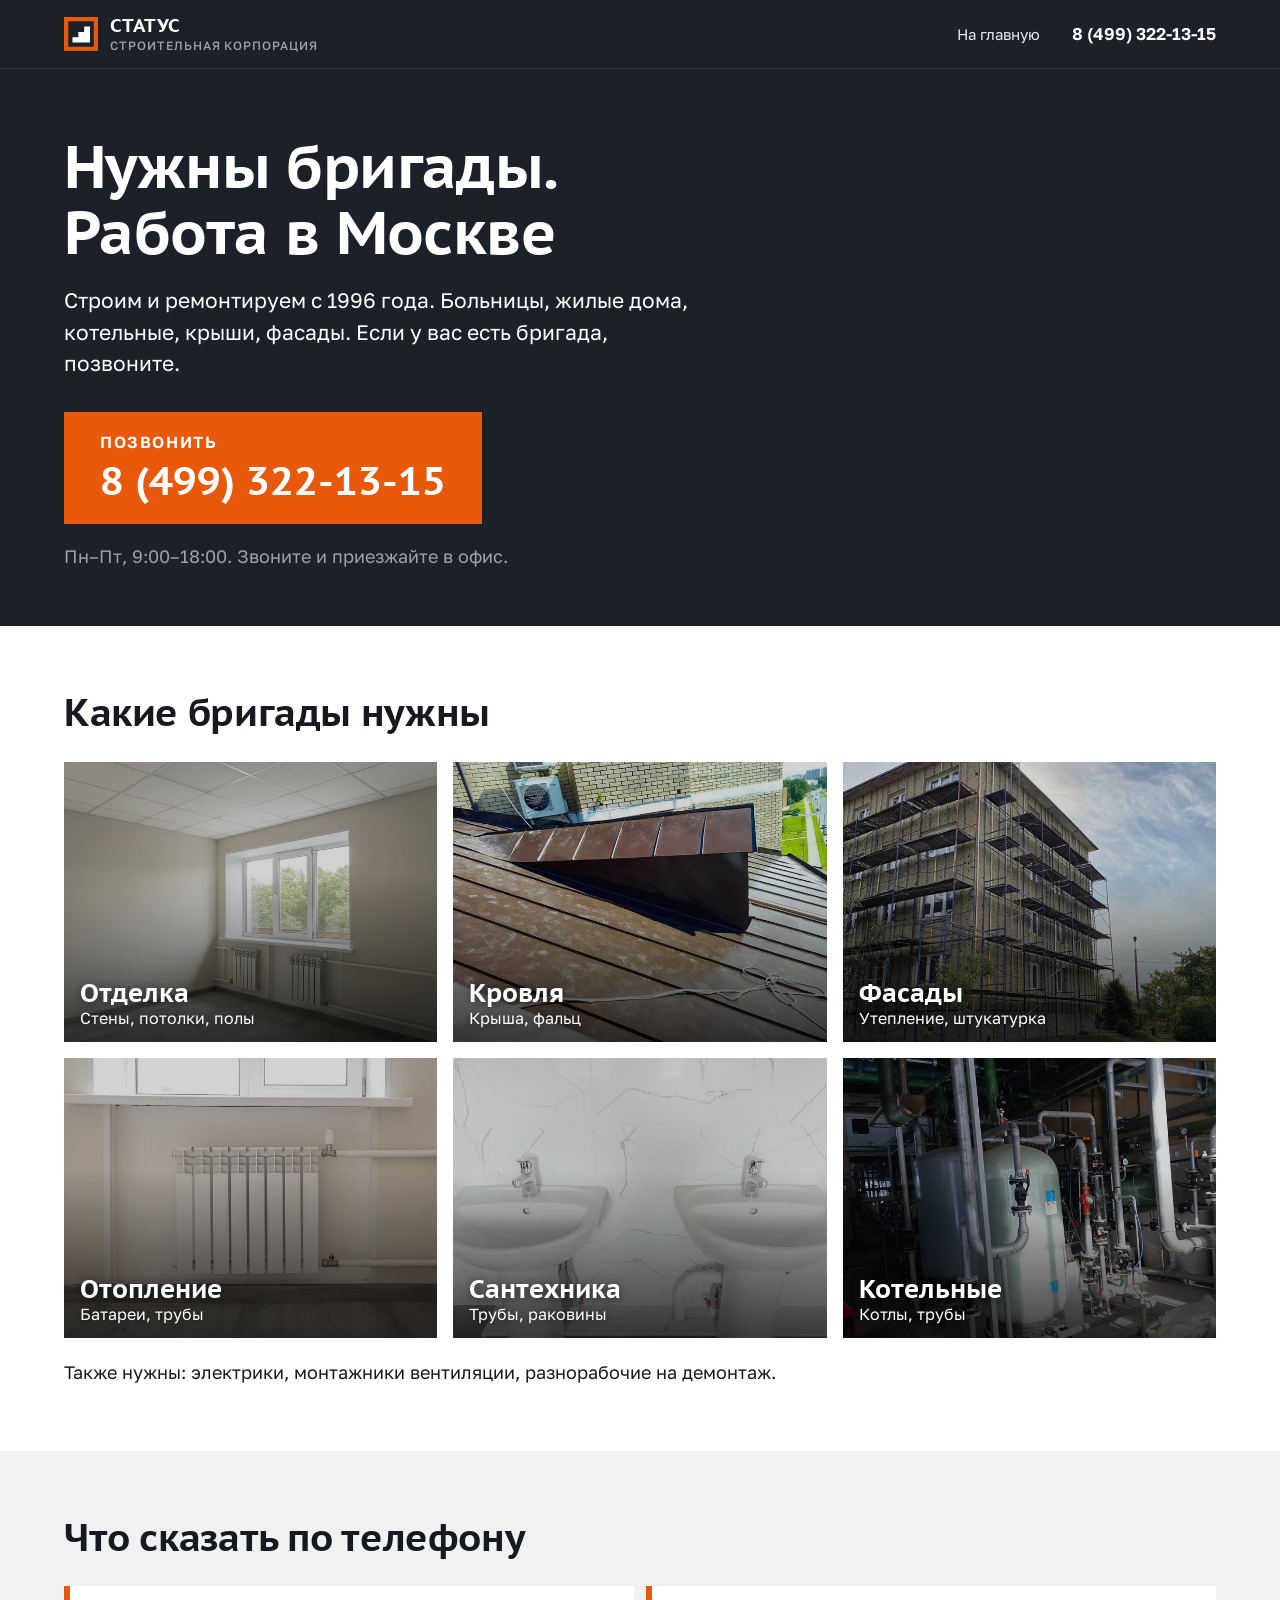
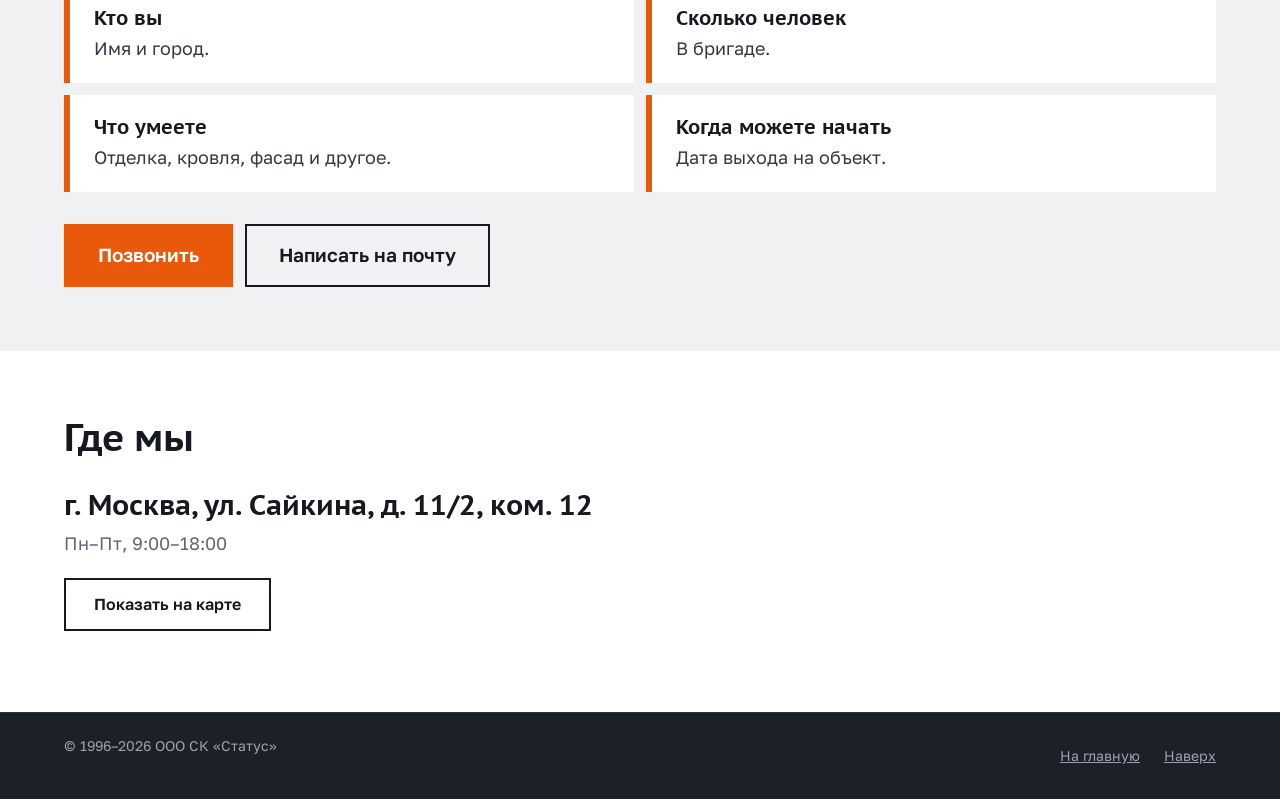
<file: brigady/index.html>
<!doctype html>
<html lang="ru">
<head>
  <meta charset="utf-8">
  <meta name="viewport" content="width=device-width, initial-scale=1">
  <title>Работа для строительных бригад в Москве и Московской области — СК «Статус»</title>
  <meta name="description" content="Строительная корпорация «Статус» ищет бригады на объекты в Москве и Московской области: отделка, кровли, фасады, инженерные системы. Оставьте заявку по телефону или почте.">
  <meta property="og:title" content="Работа для строительных бригад в Москве и области — СК «Статус»">
  <meta property="og:description" content="Ищем бригады: отделка, кровли, фасады, инженерные системы. Объекты в Москве и Московской области.">
  <meta property="og:image" content="https://www.status-sk.ru/../assets/img/og-logo.png">
  <meta property="og:url" content="https://www.status-sk.ru/brigady/">
  <link rel="canonical" href="https://www.status-sk.ru/brigady/">
  <meta property="og:type" content="website">
  <meta property="og:locale" content="ru_RU">
  <meta name="theme-color" content="#1c2129">
  <link rel="icon" href="data:image/svg+xml,%3Csvg%20xmlns='http://www.w3.org/2000/svg'%20viewBox='0%200%2064%2064'%3E%3Crect%20width='64'%20height='64'%20fill='%231c2129'/%3E%3Crect%20x='4'%20y='4'%20width='56'%20height='56'%20fill='none'%20stroke='%23e8590c'%20stroke-width='8'/%3E%3Cpath%20d='M16%2048V38h11V28h11V18h11v30z'%20fill='%23fff'/%3E%3C/svg%3E">
  <link rel="preload" href="../assets/fonts/ptc-700.woff2" as="font" type="font/woff2" crossorigin>
  <link rel="preload" href="../assets/fonts/golos-400-cyrillic.woff2" as="font" type="font/woff2" crossorigin>
  <link rel="stylesheet" href="../assets/css/fonts.css?v=8">
  <link rel="stylesheet" href="../assets/css/style.css?v=9">
  <!-- Yandex.Metrika counter -->
  <script type="text/javascript">
    (function(m,e,t,r,i,k,a){
        m[i]=m[i]||function(){(m[i].a=m[i].a||[]).push(arguments)};
        m[i].l=1*new Date();
        for (var j = 0; j < document.scripts.length; j++) {if (document.scripts[j].src === r) { return; }}
        k=e.createElement(t),a=e.getElementsByTagName(t)[0],k.async=1,k.src=r,a.parentNode.insertBefore(k,a)
    })(window, document,'script','https://mc.yandex.ru/metrika/tag.js?id=113880160', 'ym');

    ym(113880160, 'init', {ssr:true, webvisor:true, clickmap:true, ecommerce:"dataLayer", referrer: document.referrer, url: location.href, accurateTrackBounce:true, trackLinks:true});
  </script>
  <!-- /Yandex.Metrika counter -->
</head>
<body>
<a class="skip" href="#main">Перейти к содержанию</a>

<header class="top" id="top">
  <div class="wrap top__in">
    <a class="logo" href="../" aria-label="СК «Статус», на главную">
      <svg class="logo__mark" viewBox="0 0 64 64" aria-hidden="true"><rect x="4" y="4" width="56" height="56" fill="none" stroke="#e8590c" stroke-width="8"/><path d="M16 48V38h11V28h11V18h11v30z" fill="#fff"/></svg>
      <span class="logo__txt">Статус<small>строительная корпорация</small></span>
    </a>
    <nav class="nav" id="nav" aria-label="Основное меню"><a href="../">На главную</a></nav>
    <a class="phone" href="tel:+74993221315">8 (499) 322-13-15</a>
  </div>
</header>

<main id="main">
  <section class="sec sec--dark pg pg--hero">
    <div class="wrap">
      <h1>Нужны бригады. Работа в Москве</h1>
      <p class="pg__lead">Строим и ремонтируем с 1996 года. Больницы, жилые дома, котельные, крыши, фасады. Если у вас есть бригада, позвоните.</p>
      <a class="call" href="tel:+74993221315"><small>Позвонить</small>8 (499) 322-13-15</a>
      <p class="pg__sub">Пн–Пт, 9:00–18:00. Звоните и приезжайте в офис.</p>
    </div>
  </section>

  <section class="sec pg__sec">
    <div class="wrap">
      <h2>Какие бригады нужны</h2>
      <ul class="trades"><li><img loading="lazy" width="720" height="540" src="../assets/img/starob-room-window-pair-s.webp" alt=""><b>Отделка</b><span>Стены, потолки, полы</span></li><li><img loading="lazy" width="720" height="540" src="../assets/img/roof-seam-ridge-s.webp" alt=""><b>Кровля</b><span>Крыша, фальц</span></li><li><img loading="lazy" width="720" height="540" src="../assets/img/facade-scaffold-1-s.webp" alt=""><b>Фасады</b><span>Утепление, штукатурка</span></li><li><img loading="lazy" width="720" height="540" src="../assets/img/starob-radiator-wall-s.webp" alt=""><b>Отопление</b><span>Батареи, трубы</span></li><li><img loading="lazy" width="720" height="540" src="../assets/img/starob-sinks-marble-s.webp" alt=""><b>Сантехника</b><span>Трубы, раковины</span></li><li><img loading="lazy" width="720" height="540" src="../assets/img/boiler-new-s.webp" alt=""><b>Котельные</b><span>Котлы, трубы</span></li></ul>
      <p class="pg__also">Также нужны: электрики, монтажники вентиляции, разнорабочие на демонтаж.</p>
    </div>
  </section>

  <section class="sec sec--stone pg__sec">
    <div class="wrap">
      <h2>Что сказать по телефону</h2>
      <ul class="say">
        <li><b>Кто вы</b>Имя и город.</li>
        <li><b>Сколько человек</b>В бригаде.</li>
        <li><b>Что умеете</b>Отделка, кровля, фасад и другое.</li>
        <li><b>Когда можете начать</b>Дата выхода на объект.</li>
      </ul>
      <div class="pg__btns">
        <a class="btn" href="tel:+74993221315">Позвонить</a>
        <a class="btn btn--line" href="mailto:Status-sk@mail.ru?subject=%D0%91%D1%80%D0%B8%D0%B3%D0%B0%D0%B4%D0%B0%3A%20%D1%85%D0%BE%D1%87%D1%83%20%D1%80%D0%B0%D0%B1%D0%BE%D1%82%D0%B0%D1%82%D1%8C&amp;body=%D0%98%D0%BC%D1%8F%3A%0A%D0%A2%D0%B5%D0%BB%D0%B5%D1%84%D0%BE%D0%BD%3A%0A%D0%A1%D0%BA%D0%BE%D0%BB%D1%8C%D0%BA%D0%BE%20%D1%87%D0%B5%D0%BB%D0%BE%D0%B2%D0%B5%D0%BA%20%D0%B2%20%D0%B1%D1%80%D0%B8%D0%B3%D0%B0%D0%B4%D0%B5%3A%0A%D0%A7%D1%82%D0%BE%20%D1%83%D0%BC%D0%B5%D0%B5%D1%82%D0%B5%20%D0%B4%D0%B5%D0%BB%D0%B0%D1%82%D1%8C%3A%0A%D0%9A%D0%BE%D0%B3%D0%B4%D0%B0%20%D0%BC%D0%BE%D0%B6%D0%B5%D1%82%D0%B5%20%D0%BD%D0%B0%D1%87%D0%B0%D1%82%D1%8C%3A%0A">Написать на почту</a>
      </div>
    </div>
  </section>

  <section class="sec pg__sec">
    <div class="wrap">
      <h2>Где мы</h2>
      <p class="pg__addr">г. Москва, ул. Сайкина, д. 11/2, ком. 12</p>
      <p class="pg__sub pg__sub--dark">Пн–Пт, 9:00–18:00</p>
      <p><a class="btn btn--line" href="https://yandex.ru/maps/?text=%D0%9C%D0%BE%D1%81%D0%BA%D0%B2%D0%B0%2C%20%D1%83%D0%BB.%20%D0%A1%D0%B0%D0%B9%D0%BA%D0%B8%D0%BD%D0%B0%2C%2011%2F2" target="_blank" rel="noopener">Показать на карте</a></p>
    </div>
  </section>
</main>

<a class="callbar" href="tel:+74993221315">Позвонить: 8 (499) 322-13-15</a>

<footer class="foot">
  <div class="wrap foot__in">
    <span>© 1996–<span id="yr">2026</span> ООО СК «Статус»</span>
    <span class="foot__links"><a href="../">На главную</a><a href="#top">Наверх</a></span>
  </div>
</footer>
<script>document.getElementById('yr').textContent=new Date().getFullYear();</script>
</body>
</html>
</file>
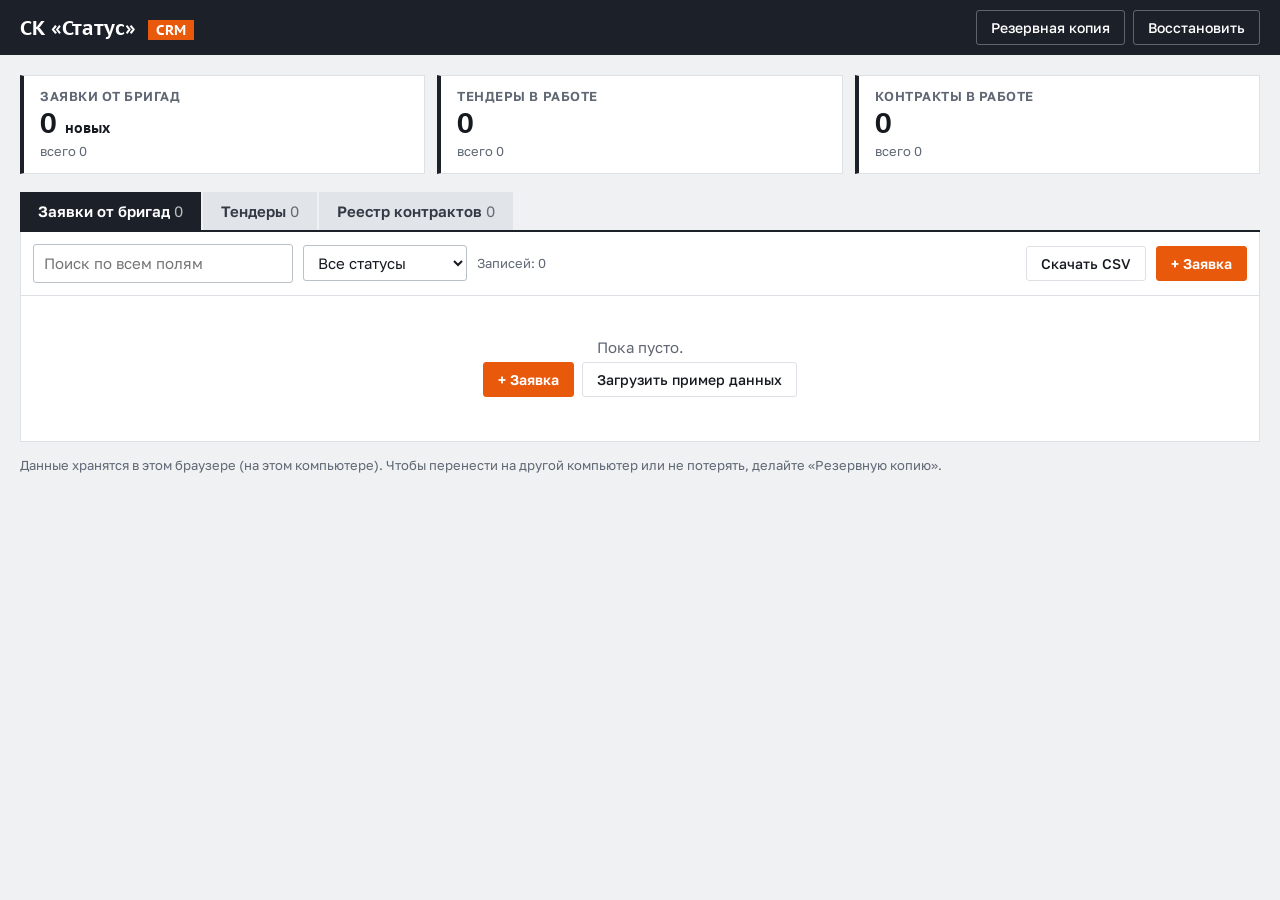
<file: crm/index.html>
<!doctype html>
<html lang="ru">
<head>
  <meta charset="utf-8">
  <meta name="viewport" content="width=device-width, initial-scale=1">
  <meta name="robots" content="noindex, nofollow">
  <title>CRM — СК «Статус»</title>
  <meta name="theme-color" content="#1c2129">
  <link rel="icon" href="data:image/svg+xml,%3Csvg%20xmlns='http://www.w3.org/2000/svg'%20viewBox='0%200%2064%2064'%3E%3Crect%20width='64'%20height='64'%20fill='%231c2129'/%3E%3Crect%20x='4'%20y='4'%20width='56'%20height='56'%20fill='none'%20stroke='%23e8590c'%20stroke-width='8'/%3E%3Cpath%20d='M16%2048V38h11V28h11V18h11v30z'%20fill='%23fff'/%3E%3C/svg%3E">
  <link rel="stylesheet" href="../assets/css/fonts.css?v=8">
  <link rel="stylesheet" href="crm.css">
</head>
<body>
  <header class="top">
    <div class="bar">
      <div class="brand">СК «Статус» <span>CRM</span></div>
      <div class="tools">
        <button class="btn ghost" id="btn-export" type="button" title="Скачать все данные одним файлом">Резервная копия</button>
        <label class="btn ghost" title="Загрузить данные из резервной копии">Восстановить<input id="file-import" type="file" accept=".json,application/json" hidden></label>
      </div>
    </div>
  </header>

  <main class="wrap">
    <section class="cards" id="cards" aria-label="Сводка"></section>

    <nav class="tabs" id="tabs" role="tablist" aria-label="Разделы"></nav>

    <section class="panel" id="panel" role="tabpanel">
      <div class="filters">
        <input id="q" type="search" placeholder="Поиск по всем полям" aria-label="Поиск">
        <select id="f-status" aria-label="Фильтр по статусу"></select>
        <span class="count" id="count" aria-live="polite"></span>
        <span class="grow"></span>
        <button class="btn ghost" id="btn-csv" type="button">Скачать CSV</button>
        <button class="btn primary" id="btn-add" type="button"></button>
      </div>
      <div class="scroll"><table id="table"></table></div>
      <div class="empty" id="empty" hidden></div>
    </section>

    <p class="note">Данные хранятся в этом браузере (на этом компьютере). Чтобы перенести на другой компьютер или не потерять, делайте «Резервную копию».</p>
  </main>

  <dialog id="dlg">
    <form method="dialog" id="form" novalidate>
      <h2 id="dlg-title"></h2>
      <div class="grid" id="dlg-fields"></div>
      <div class="actions">
        <button class="btn danger" type="button" id="btn-del">Удалить</button>
        <span class="grow"></span>
        <button class="btn ghost" type="button" id="btn-cancel">Отмена</button>
        <button class="btn primary" type="submit">Сохранить</button>
      </div>
    </form>
  </dialog>

  <script src="crm.js"></script>
</body>
</html>
</file>
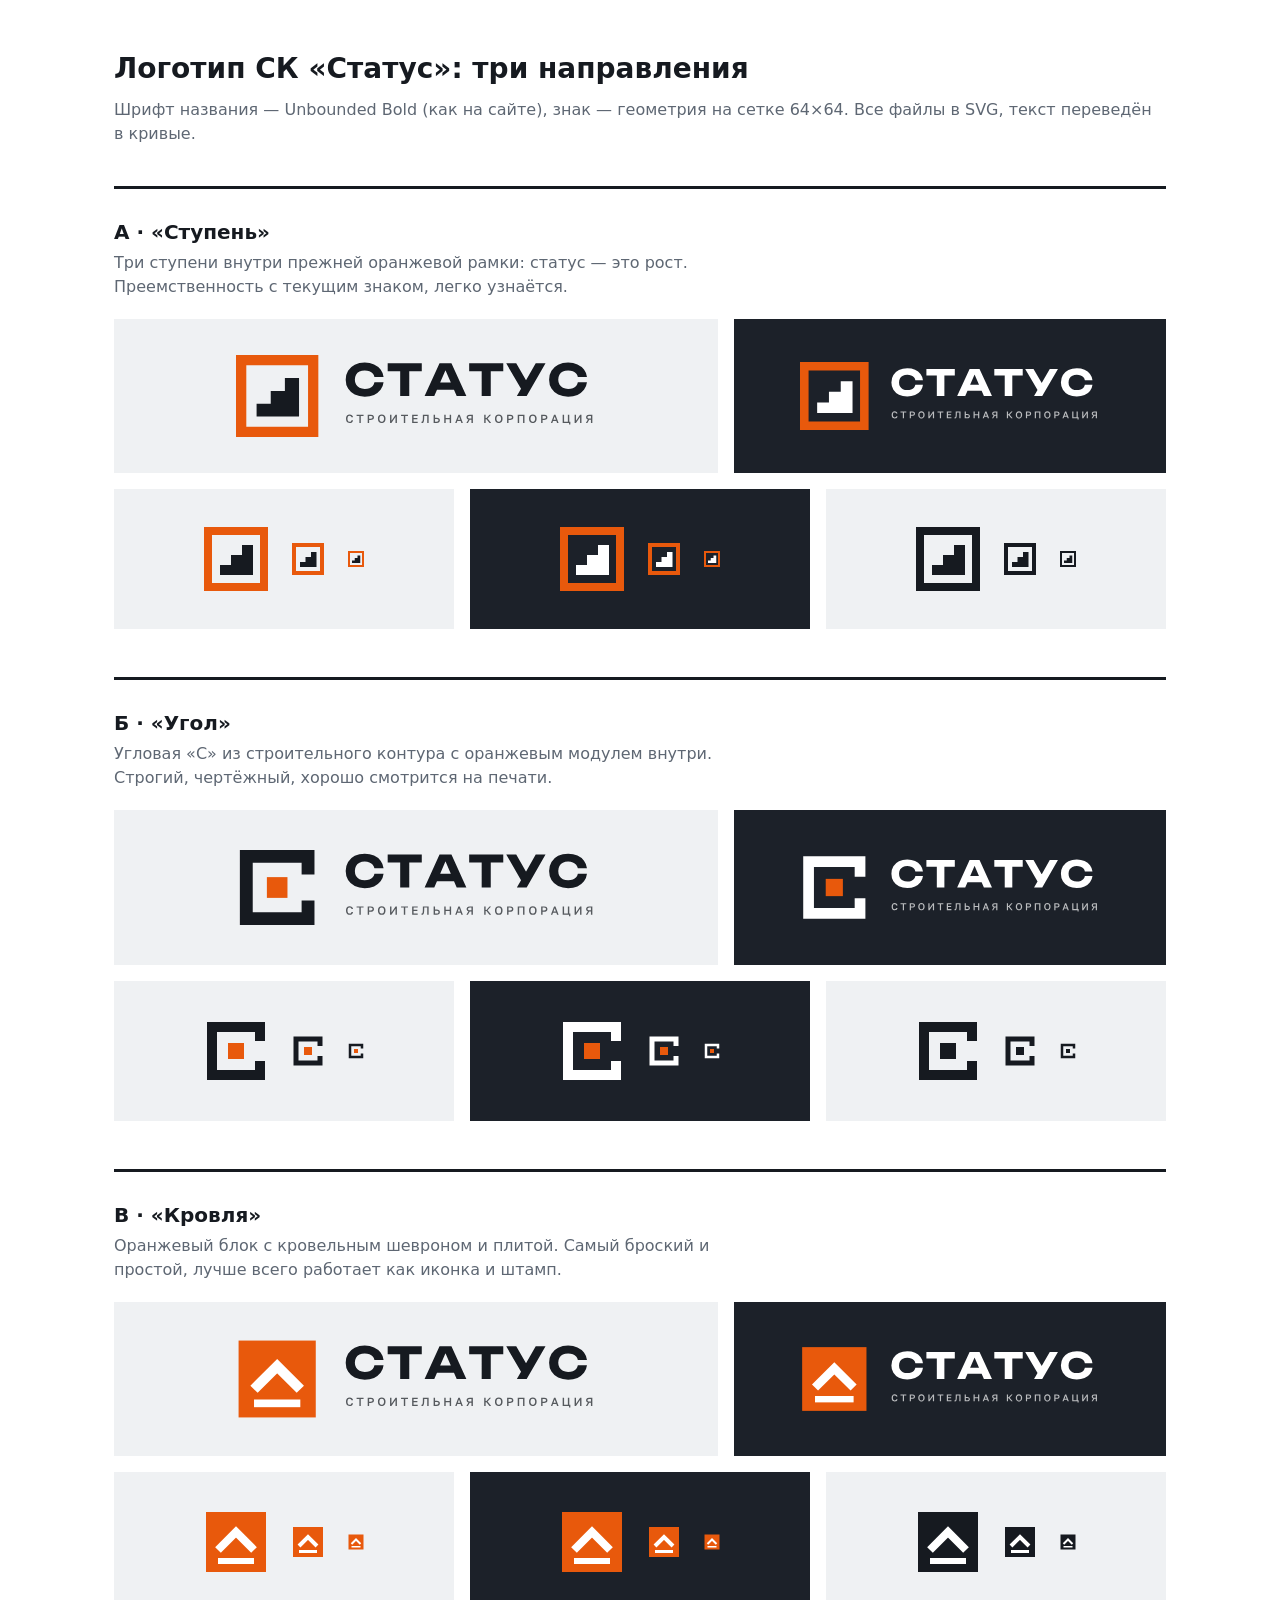
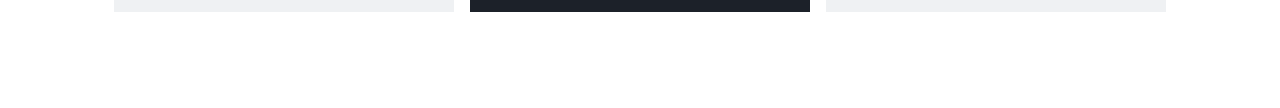
<file: assets/logo/index.html>
<!doctype html><html lang="ru"><head><meta charset="utf-8"><meta name="viewport" content="width=device-width,initial-scale=1"><title>Логотип СК «Статус» — варианты</title>
<style>:root{--ink:#161a20;--g:#1c2129;--or:#e8590c}*{box-sizing:border-box}body{margin:0;font:16px/1.5 system-ui,-apple-system,"Segoe UI",Roboto,sans-serif;color:var(--ink);background:#fff}
.wrap{max-width:1100px;margin:0 auto;padding:48px 24px}h1{font-size:28px;margin:0 0 8px}p.l{color:#5e6773;margin:0 0 40px}
.c{border-top:3px solid var(--ink);padding:28px 0 48px}.c h2{margin:0 0 4px;font-size:20px}.c p{margin:0 0 20px;color:#5e6773;max-width:640px}
.row{display:grid;grid-template-columns:1.4fr 1fr;gap:16px}.t{display:flex;align-items:center;justify-content:center;padding:36px 24px;min-height:140px}
.lt{background:#eff1f3}.dk{background:var(--g)}.t img{max-width:100%;height:auto}.sm{display:flex;gap:24px;align-items:center;justify-content:center}
.ico{display:grid;grid-template-columns:repeat(3,1fr);gap:16px;margin-top:16px}
@media(max-width:720px){.row{grid-template-columns:1fr}}</style></head><body><div class="wrap">
<h1>Логотип СК «Статус»: три направления</h1><p class="l">Шрифт названия — Unbounded Bold (как на сайте), знак — геометрия на сетке 64×64. Все файлы в SVG, текст переведён в кривые.</p><section class="c"><h2>А · «Ступень»</h2><p>Три ступени внутри прежней оранжевой рамки: статус — это рост. Преемственность с текущим знаком, легко узнаётся.</p>
<div class="row"><div class="t lt"><img src="a-step-horizontal.svg" width="360" alt="А · «Ступень» на светлом"></div><div class="t dk"><img src="a-step-horizontal-dark.svg" width="300" alt="А · «Ступень» на тёмном"></div></div>
<div class="ico"><div class="t lt sm"><img src="a-step-mark.svg" width="64" alt=""><img src="a-step-mark.svg" width="32" alt=""><img src="a-step-mark.svg" width="16" alt=""></div><div class="t dk sm"><img src="a-step-mark-dark.svg" width="64" alt=""><img src="a-step-mark-dark.svg" width="32" alt=""><img src="a-step-mark-dark.svg" width="16" alt=""></div><div class="t lt sm"><img src="a-step-mark-mono.svg" width="64" alt=""><img src="a-step-mark-mono.svg" width="32" alt=""><img src="a-step-mark-mono.svg" width="16" alt=""></div></div></section><section class="c"><h2>Б · «Угол»</h2><p>Угловая «С» из строительного контура с оранжевым модулем внутри. Строгий, чертёжный, хорошо смотрится на печати.</p>
<div class="row"><div class="t lt"><img src="b-corner-horizontal.svg" width="360" alt="Б · «Угол» на светлом"></div><div class="t dk"><img src="b-corner-horizontal-dark.svg" width="300" alt="Б · «Угол» на тёмном"></div></div>
<div class="ico"><div class="t lt sm"><img src="b-corner-mark.svg" width="64" alt=""><img src="b-corner-mark.svg" width="32" alt=""><img src="b-corner-mark.svg" width="16" alt=""></div><div class="t dk sm"><img src="b-corner-mark-dark.svg" width="64" alt=""><img src="b-corner-mark-dark.svg" width="32" alt=""><img src="b-corner-mark-dark.svg" width="16" alt=""></div><div class="t lt sm"><img src="b-corner-mark-mono.svg" width="64" alt=""><img src="b-corner-mark-mono.svg" width="32" alt=""><img src="b-corner-mark-mono.svg" width="16" alt=""></div></div></section><section class="c"><h2>В · «Кровля»</h2><p>Оранжевый блок с кровельным шевроном и плитой. Самый броский и простой, лучше всего работает как иконка и штамп.</p>
<div class="row"><div class="t lt"><img src="c-roof-horizontal.svg" width="360" alt="В · «Кровля» на светлом"></div><div class="t dk"><img src="c-roof-horizontal-dark.svg" width="300" alt="В · «Кровля» на тёмном"></div></div>
<div class="ico"><div class="t lt sm"><img src="c-roof-mark.svg" width="64" alt=""><img src="c-roof-mark.svg" width="32" alt=""><img src="c-roof-mark.svg" width="16" alt=""></div><div class="t dk sm"><img src="c-roof-mark-dark.svg" width="64" alt=""><img src="c-roof-mark-dark.svg" width="32" alt=""><img src="c-roof-mark-dark.svg" width="16" alt=""></div><div class="t lt sm"><img src="c-roof-mark-mono.svg" width="64" alt=""><img src="c-roof-mark-mono.svg" width="32" alt=""><img src="c-roof-mark-mono.svg" width="16" alt=""></div></div></section></div></body></html>
</file>
<file: assets/css/fonts.css>
@font-face {
  font-family: 'Golos Text';
  font-style: normal;
  font-weight: 400;
  font-display: swap;
  src: url(../fonts/golos-400-cyrillic.woff2) format('woff2');
  unicode-range: U+0301, U+0400-045F, U+0490-0491, U+04B0-04B1, U+2116;
}
@font-face {
  font-family: 'Golos Text';
  font-style: normal;
  font-weight: 400;
  font-display: swap;
  src: url(../fonts/golos-400-latin.woff2) format('woff2');
  unicode-range: U+0000-00FF, U+0131, U+0152-0153, U+02BB-02BC, U+02C6, U+02DA, U+02DC, U+0304, U+0308, U+0329, U+2000-206F, U+20AC, U+2122, U+2191, U+2193, U+2212, U+2215, U+FEFF, U+FFFD;
}
@font-face {
  font-family: 'Golos Text';
  font-style: normal;
  font-weight: 500;
  font-display: swap;
  src: url(../fonts/golos-500-cyrillic.woff2) format('woff2');
  unicode-range: U+0301, U+0400-045F, U+0490-0491, U+04B0-04B1, U+2116;
}
@font-face {
  font-family: 'Golos Text';
  font-style: normal;
  font-weight: 500;
  font-display: swap;
  src: url(../fonts/golos-500-latin.woff2) format('woff2');
  unicode-range: U+0000-00FF, U+0131, U+0152-0153, U+02BB-02BC, U+02C6, U+02DA, U+02DC, U+0304, U+0308, U+0329, U+2000-206F, U+20AC, U+2122, U+2191, U+2193, U+2212, U+2215, U+FEFF, U+FFFD;
}
@font-face {
  font-family: 'Golos Text';
  font-style: normal;
  font-weight: 600;
  font-display: swap;
  src: url(../fonts/golos-600-cyrillic.woff2) format('woff2');
  unicode-range: U+0301, U+0400-045F, U+0490-0491, U+04B0-04B1, U+2116;
}
@font-face {
  font-family: 'Golos Text';
  font-style: normal;
  font-weight: 600;
  font-display: swap;
  src: url(../fonts/golos-600-latin.woff2) format('woff2');
  unicode-range: U+0000-00FF, U+0131, U+0152-0153, U+02BB-02BC, U+02C6, U+02DA, U+02DC, U+0304, U+0308, U+0329, U+2000-206F, U+20AC, U+2122, U+2191, U+2193, U+2212, U+2215, U+FEFF, U+FFFD;
}
@font-face {
  font-family: 'PT Sans Caption';
  font-style: normal;
  font-weight: 700;
  font-display: swap;
  src: url(../fonts/ptc-700.woff2) format('woff2');
}
</file>
<file: assets/css/style.css>
/* Графитовый «чертёжный лист» с сигнальным оранжевым, как на стройплощадке.
   Первый экран — типографика и цифры опыта. Внизу первого экрана — штамп чертежа с реквизитами. */
:root {
  --graphite: #1c2129;
  --graphite-2: #262c36;
  --paper: #ffffff;
  --stone: #eff1f3;
  --line: #dde1e6;
  --ink: #161a20;
  --text: #333a45;
  --mute: #5e6773;
  --signal: #e8590c;
  --signal-d: #c44a08;
  --on-dark: #e9ecf0;
  --on-dark-mute: #9aa3af;
  --focus: #ffd43b;
  --f-display: "PT Sans Caption", "PT Sans", Arial, system-ui, sans-serif;
  --f-body: "Golos Text", "Segoe UI", system-ui, -apple-system, Roboto, Arial, sans-serif;
}
* { box-sizing: border-box; }
html { scroll-behavior: smooth; scroll-padding-top: 76px; -webkit-text-size-adjust: 100%; }
body { margin: 0; font: 17px/1.6 var(--f-body); color: var(--text); background: var(--paper); }
img { max-width: 100%; display: block; }
[hidden] { display: none !important; }
a { color: var(--signal-d); }
:focus-visible { outline: 3px solid var(--focus); outline-offset: 2px; }
.wrap { max-width: 1200px; margin: 0 auto; padding-left: max(24px, env(safe-area-inset-left, 0px)); padding-right: max(24px, env(safe-area-inset-right, 0px)); }
.skip { position: absolute; left: 8px; top: -60px; z-index: 100; padding: 10px 16px; background: var(--focus); color: var(--ink); font-weight: 600; }
.skip:focus { top: 8px; }
h1, h2, h3 { text-wrap: balance; }

/* Шапка */
.top { position: sticky; top: env(safe-area-inset-top, 0px); z-index: 30; background: var(--graphite); border-bottom: 1px solid rgba(255, 255, 255, .08); }
.top__in { display: flex; align-items: center; gap: 32px; height: 68px; }
.logo { display: flex; align-items: center; gap: 12px; text-decoration: none; color: #fff; }
.logo__mark { width: 34px; height: 34px; flex: none; }
.logo__txt { display: flex; flex-direction: column; font: 700 19px/1 var(--f-display); letter-spacing: .02em; text-transform: uppercase; }
.logo__txt small { margin-top: 5px; font: 500 12px/1 var(--f-body); letter-spacing: .08em; color: var(--on-dark-mute); }
.nav { display: flex; gap: 32px; margin-left: auto; }
.nav a { color: var(--on-dark); text-decoration: none; font-size: 15px; }
.nav a:hover { color: var(--signal); }
.phone { color: #fff; font-weight: 600; text-decoration: none; white-space: nowrap; padding-block: 12px; }
.phone-btn { display: none; place-items: center; width: 44px; height: 44px; background: var(--signal); margin-left: auto; }
.burger { display: none; background: none; border: 0; padding: 10px; cursor: pointer; }
.burger span { display: block; width: 24px; height: 2px; margin: 5px 0; background: #fff; }

/* Первый экран */
.hero {
  color: var(--on-dark); padding-block: 104px;
  background-color: var(--graphite);
  background-image:
    linear-gradient(rgba(255, 255, 255, .045) 1px, transparent 1px),
    linear-gradient(90deg, rgba(255, 255, 255, .045) 1px, transparent 1px),
    linear-gradient(rgba(255, 255, 255, .02) 1px, transparent 1px),
    linear-gradient(90deg, rgba(255, 255, 255, .02) 1px, transparent 1px);
  background-size: 120px 120px, 120px 120px, 24px 24px, 24px 24px;
}
.hero__in { display: grid; grid-template-columns: 1.55fr 1fr; gap: 48px; align-items: center; }
.eyebrow { margin: 0 0 22px; font-size: 14px; font-weight: 600; letter-spacing: .14em; text-transform: uppercase; color: var(--signal); }
h1 { margin: 0 0 26px; overflow-wrap: break-word; font: 700 clamp(30px, 4.2vw, 54px)/1.1 var(--f-display); color: #fff; letter-spacing: -.01em; }
.lead { margin: 0 0 36px; max-width: 560px; font-size: 19px; line-height: 1.55; }
.hero__cta { display: flex; flex-wrap: wrap; gap: 12px; }
.btn { display: inline-block; padding: 15px 28px; background: var(--signal); color: #fff; border: 2px solid var(--signal); font: 600 16px/1.2 var(--f-body); text-decoration: none; cursor: pointer; }
.btn:hover { background: var(--signal-d); border-color: var(--signal-d); color: #fff; }
.btn--ghost { background: transparent; border-color: rgba(255, 255, 255, .4); }
.btn--ghost:hover { background: rgba(255, 255, 255, .08); border-color: #fff; }
.hero__stats { margin: 0; border-top: 1px solid rgba(255, 255, 255, .18); }
.hero__stats > div { display: grid; grid-template-columns: 190px minmax(0, 1fr); align-items: center; gap: 24px; padding: 22px 0; border-bottom: 1px solid rgba(255, 255, 255, .18); }
.hero__stats dd { margin: 0; font: 700 clamp(40px, 5vw, 64px)/1 var(--f-display); color: #fff; font-variant-numeric: tabular-nums; }
.hero__stats dd span { color: var(--signal); }
.hero__stats .dd-s { font-size: clamp(28px, 3.4vw, 42px); }
.hero__stats dt { font-size: 16px; line-height: 1.35; color: var(--on-dark); }

/* Секции */
.sec { padding-block: 104px; }
.sec--stone { background: var(--stone); }
.sec--dark { background: var(--graphite); color: var(--on-dark); }
.grid2 > *, .hero__in > * { min-width: 0; }
.grid2 { display: grid; grid-template-columns: 1fr 1.2fr; gap: 64px; align-items: start; }
.sec__head { margin-bottom: 56px; }
.kicker { display: flex; align-items: center; gap: 12px; margin: 0 0 16px; font-size: 14px; font-weight: 600; letter-spacing: .12em; text-transform: uppercase; color: var(--signal-d); }
.kicker::before { content: ""; width: 28px; height: 3px; background: var(--signal); }
.sec--dark .kicker { color: var(--signal); }
h2 { margin: 0; max-width: 760px; font: 700 clamp(28px, 3.4vw, 44px)/1.12 var(--f-display); color: var(--ink); letter-spacing: -.01em; }
.sec--dark h2 { color: #fff; }

/* История */
.timeline { list-style: none; margin: 0; padding: 0; display: grid; grid-template-columns: repeat(5, minmax(0, 1fr)); border-top: 3px solid var(--ink); }
.timeline li { position: relative; padding: 32px 24px 0 0; }
.timeline li::before { content: ""; position: absolute; top: -9px; left: 0; width: 15px; height: 15px; background: var(--signal); }
.timeline li:last-child::before { width: 21px; height: 21px; top: -12px; }
.timeline b { display: block; margin-bottom: 14px; font: 700 24px/1.1 var(--f-display); color: var(--ink); }
.timeline h3 { margin: 0 0 8px; font-size: 17px; line-height: 1.3; color: var(--ink); }
.timeline p { margin: 0; font-size: 15px; line-height: 1.5; color: var(--mute); }

/* Направления */
.how { display: grid; grid-template-columns: minmax(0, 1fr); justify-items: start; gap: 24px; margin-top: 24px; padding: 32px; background: var(--graphite); color: var(--on-dark); }
.how h3 { margin: 0; font: 700 22px/1.2 var(--f-display); color: #fff; }
.how ol { width: 100%; display: grid; grid-template-columns: repeat(3, minmax(0, 1fr)); gap: 24px 32px; margin: 0; padding: 0; list-style: none; }
.how li { display: grid; grid-template-columns: 34px minmax(0, 1fr); gap: 12px; align-items: baseline; font-size: 15px; line-height: 1.45; }
.how b { font: 700 15px/1.45 var(--f-display); color: var(--signal); font-variant-numeric: tabular-nums; }

/* Госпитали ветеранов войн */

/* Объекты */
.gal { display: grid; grid-template-columns: repeat(5, minmax(0, 1fr)); gap: 16px; }
.g { grid-column: span 2; text-align: left; position: relative; padding: 0; border: 0; background: var(--graphite); cursor: zoom-in; overflow: hidden; font: inherit; }
.g--wide { grid-column: span 3; }
.g img { width: 100%; height: 100%; aspect-ratio: 4/3; object-fit: cover; transition: transform .4s; }
.g:hover img { transform: scale(1.03); }
.g span { position: absolute; left: 0; bottom: 0; max-width: 100%; padding: 10px 16px; background: var(--graphite); color: #fff; font-size: 15px; font-weight: 500; opacity: 0; transform: translateY(8px); transition: opacity .2s, transform .2s; pointer-events: none; }
.g:focus-visible span { opacity: 1; transform: none; }
@media (hover: hover) { .g:hover span { opacity: 1; transform: none; } }
@media (hover: none) { .g span { display: none; } }
.ba__t { margin: 40px 0 16px; font-size: 19px; line-height: 1.3; color: var(--ink); }
.ba { display: grid; grid-template-columns: 1fr 1fr; gap: 16px; }
.ba figure { position: relative; margin: 0; aspect-ratio: 4/3; max-width: 100%; background: var(--stone); }
.ba img { width: 100%; height: 100%; object-fit: cover; }
.ba figcaption { position: absolute; left: 0; top: 0; padding: 8px 18px; background: var(--graphite); color: #fff; font: 700 15px/1.2 var(--f-display); }
.ba figure + figure figcaption { background: var(--signal); }
.lb { position: fixed; inset: 0; z-index: 60; display: grid; place-content: center; justify-items: center; gap: 12px; padding: 20px; background: rgba(12, 15, 20, .94); cursor: zoom-out; }
.lb img { max-height: 82vh; cursor: default; }
.lb p { margin: 0; color: #fff; }
.lb__nav { position: absolute; top: 50%; transform: translateY(-50%); width: 52px; height: 72px; background: rgba(255, 255, 255, .08); border: 0; color: #fff; font-size: 40px; cursor: pointer; }
.lb__nav:hover { background: rgba(255, 255, 255, .18); }
.lb__prev { left: 12px; }
.lb__next { right: 12px; }
.lb__x { position: absolute; top: calc(12px + env(safe-area-inset-top, 0px)); right: 18px; width: 48px; height: 48px; background: none; border: 0; color: #fff; font-size: 40px; cursor: pointer; }

/* Контакты */
.big { margin: 32px 0 6px; font: 700 clamp(26px, 3vw, 36px)/1.2 var(--f-display); }
.mail { margin: 0 0 4px; font-size: 20px; }
.mail a, .addr a, .foot a { display: inline-block; padding-block: 10px; }
.mail a { color: #fff; }
.mail a:hover { color: var(--signal); }
.big a { display: inline-block; padding-block: 6px; color: #fff; text-decoration: none; }
.big a:hover { color: var(--signal); }
.hours { margin: 0; color: var(--on-dark); }
.addr { margin: 4px 0 28px; color: var(--on-dark-mute); }
.addr a { color: #fff; }
.cta { display: flex; flex-wrap: wrap; gap: 12px; }
.req { margin: 0; border-top: 1px solid rgba(255, 255, 255, .25); }
.req > div { display: grid; grid-template-columns: 190px minmax(0, 1fr); gap: 16px; padding: 14px 0; border-bottom: 1px solid rgba(255, 255, 255, .25); font-size: 16px; }
.req dt { color: var(--on-dark-mute); }
.req dd { margin: 0; color: #fff; }
.foot { background: var(--graphite); color: var(--on-dark-mute); font-size: 14px; border-top: 1px solid rgba(255, 255, 255, .08); }
.foot__in { display: flex; justify-content: space-between; padding-block: 22px; }
.foot a { color: var(--on-dark-mute); }

/* Планшет */
@media (max-width: 1020px) {
  .work { grid-template-columns: 1fr; gap: 28px; }
  .nav { position: absolute; top: 68px; left: 0; right: 0; flex-direction: column; gap: 0; margin: 0; background: var(--graphite); display: none; }
  .nav.is-open { display: flex; }
  .nav a { padding: 16px max(24px, env(safe-area-inset-left, 0px)); border-top: 1px solid rgba(255, 255, 255, .08); }
  .burger { display: block; }
  .phone { margin-left: auto; }
  .hero__in, .grid2 { grid-template-columns: 1fr; gap: 40px; }
    .timeline { grid-template-columns: 1fr; border-top: 0; border-left: 3px solid var(--ink); margin-left: 6px; }
  .timeline li { padding: 0 0 32px 28px; }
  .timeline li::before { top: 6px; left: -9px; }
  .timeline li:last-child::before { top: 4px; left: -12px; }
  .how ol { grid-template-columns: 1fr; }
  .gal { grid-template-columns: 1fr 1fr; }
  .g, .g--wide { grid-column: span 1; }
}
/* Телефон */
@media (max-width: 640px) {
  .lb__nav { width: 44px; height: 60px; font-size: 32px; }
}
@media (max-width: 640px) {
  body { font-size: 16px; }
  .wrap { padding-left: max(18px, env(safe-area-inset-left, 0px)); padding-right: max(18px, env(safe-area-inset-right, 0px)); }
  .sec { padding-block: 64px; }
  .sec__head { margin-bottom: 36px; }
  .hero { padding-block: 56px 40px; }
  .lead { font-size: 17px; }
  .logo__txt small, .phone { display: none; }
  .phone-btn { display: grid; }
  .burger { margin-left: 8px; }
  .hero__stats > div { grid-template-columns: 128px minmax(0, 1fr); gap: 16px; padding: 16px 0; }
  .how { padding: 22px 18px; }
  .how ol { grid-template-columns: 1fr; gap: 12px; }
  h1 { font-size: clamp(28px, 8vw, 36px); }
      .gal { grid-template-columns: 1fr 1fr; gap: 10px; }
  .g, .g--wide { grid-column: span 1; }
  .g span { font-size: 13px; padding: 6px 10px; }
  .ba { grid-template-columns: 1fr 1fr; gap: 10px; }
  .ba figcaption { font-size: 13px; padding: 5px 12px; }
  .req > div { grid-template-columns: 1fr; gap: 2px; }
}
@media (prefers-reduced-motion: reduce) { html { scroll-behavior: auto; } * { transition: none !important; } }

/* Капитальный и текущий ремонт */
.kt { margin-bottom: 48px; display: grid; grid-template-columns: repeat(2, minmax(0, 1fr)); gap: 2px; background: var(--line); border: 2px solid var(--line); }
.kt__col { padding: 36px 32px; background: var(--paper); }
.kt__col h3 { margin: 0 0 12px; font: 700 24px/1.2 var(--f-display); color: var(--ink); }
.kt__col p { margin: 0; max-width: 480px; color: var(--mute); }

/* Виды работ: слева перечень, справа фото */
.work { display: grid; grid-template-columns: minmax(0, 340px) minmax(0, 1fr); gap: 48px; align-items: start; padding-block: 48px; border-top: 3px solid var(--ink); }
.work__n { margin: 0 0 10px; font: 700 14px/1 var(--f-display); color: var(--signal-d); letter-spacing: .08em; }
.work h3 { margin: 0 0 20px; font: 700 26px/1.15 var(--f-display); color: var(--ink); }
.work ul { margin: 0; padding: 0; list-style: none; }
.work li { padding: 10px 0 10px 22px; position: relative; border-top: 1px solid var(--line); font-size: 16px; line-height: 1.4; }
.work li::before { content: ""; position: absolute; left: 0; top: 19px; width: 9px; height: 9px; background: var(--signal); }
.work__ph { display: grid; grid-template-columns: repeat(min(var(--n, 2), 2), minmax(0, 1fr)); gap: 12px; }
.work__ph .g { grid-column: auto; }
.work__ph[style*="--n:1"] { grid-template-columns: minmax(0, 1fr); }
.work__ph[style*="--n:1"] .g img { aspect-ratio: 16/9; }
@media (max-width: 1020px) { .work { grid-template-columns: 1fr; gap: 28px; } }
@media (max-width: 640px) {
  .kt { grid-template-columns: 1fr; }
  .kt__col { padding: 24px 20px; }
  .kt__col h3 { font-size: 20px; }
  .work { padding-block: 32px; gap: 24px; }
  .work h3 { font-size: 22px; }
  .work__ph { display: flex; gap: 10px; margin-inline: -18px; padding-inline: 18px; overflow-x: auto; scroll-snap-type: x mandatory; scroll-padding-inline: 18px; -webkit-overflow-scrolling: touch; }
  .work__ph .g { flex: 0 0 78%; scroll-snap-align: start; }
  .work__ph[style*="--n:1"] .g { flex-basis: 100%; }
  .work__ph .g span { font-size: 13px; padding: 6px 10px; }
}

/* Заказчики и отзывы */
.cgs { display: grid; gap: 40px; }
.cg h3 { margin: 0 0 16px; padding-bottom: 12px; border-bottom: 3px solid var(--ink); font: 700 13px/1.2 var(--f-body); letter-spacing: .1em; text-transform: uppercase; color: var(--ink); }
.cg ul { list-style: none; margin: 0; padding: 0; display: grid; grid-template-columns: repeat(4, minmax(0, 1fr)); gap: 12px; }
.cg li { display: flex; align-items: center; min-height: 76px; padding: 16px 18px; background: var(--paper); border-left: 4px solid var(--signal); font: 700 15px/1.3 var(--f-display); letter-spacing: -.005em; color: var(--ink); }
@media (max-width: 1020px) { .cg ul { grid-template-columns: repeat(2, minmax(0, 1fr)); } }
@media (max-width: 640px) { .cg ul { grid-template-columns: 1fr; } .cg li { min-height: 0; padding: 14px 16px; font-size: 14px; } }

/* Карточки заказчиков: раскрываются при наведении и по нажатию */
.cg ul { align-items: stretch; }
.cg li { position: relative; padding: 0; display: flex; min-height: 0; }
.cg li .c { position: relative; display: flex; flex: 1; align-items: center; width: 100%; min-height: 76px; padding: 16px 40px 16px 18px; border: 0; background: none; text-align: left; font: inherit; color: inherit; cursor: pointer; }
.cg li .c i { position: absolute; right: 14px; top: 12px; font: 700 20px/1 var(--f-body); font-style: normal; color: var(--mute); transition: transform .2s, color .2s; }
.cg li .more { display: none; position: absolute; z-index: 5; left: -4px; top: 100%; width: max(calc(100% + 4px), 300px); margin-top: 0; padding: 16px 18px 18px; background: var(--ink); color: var(--on-dark); font: 400 14px/1.5 var(--f-body); box-shadow: 0 12px 28px rgba(22, 26, 32, .28); }
.cg li:nth-child(4n) .more { left: auto; right: 0; }
.cg li.is-open { border-left-color: var(--ink); z-index: 6; }
.cg li.is-open .more, .cg li:has(.c:focus-visible) .more { display: block; }
.cg li.is-open .c i { color: var(--signal-d); transform: rotate(45deg); }
@media (hover: hover) {
  .cg li:hover { border-left-color: var(--ink); z-index: 6; }
  .cg li:hover .more { display: block; }
  .cg li:hover .c i { color: var(--signal-d); transform: rotate(45deg); }
}
.more dl { margin: 0; }
.more dt { margin: 0 0 2px; font-size: 11px; font-weight: 600; letter-spacing: .1em; text-transform: uppercase; color: var(--on-dark-mute); }
.more dd { margin: 0 0 12px; color: #fff; }
.more dd:last-child { margin-bottom: 0; }
.more .site { display: inline-block; margin-top: 14px; padding-top: 12px; border-top: 1px solid rgba(255, 255, 255, .25); width: 100%; color: var(--signal); font-weight: 600; text-decoration: none; }
.more .site:hover { color: #fff; }
@media (max-width: 1020px) { .cg li:nth-child(4n) .more { left: -4px; right: auto; } .cg li:nth-child(2n) .more { left: auto; right: 0; } }
@media (max-width: 640px) {
  .cg li { flex-direction: column; }
  .cg li .c { flex: none; min-height: 0; padding: 14px 40px 14px 16px; }
  .cg li .more, .cg li:nth-child(n) .more { position: static; width: auto; box-shadow: none; }
  .cg li:hover .more { display: none; }
  .cg li.is-open .more, .cg li.is-open:hover .more { display: block; }
}

/* Сворачиваемые группы заказчиков */
.cgs { gap: 12px; }
.cg { border-top: 3px solid var(--ink); }
.cg summary { display: flex; align-items: center; justify-content: space-between; gap: 16px; padding: 18px 4px; cursor: pointer; list-style: none; font: 700 13px/1.2 var(--f-body); letter-spacing: .1em; text-transform: uppercase; color: var(--ink); }
.cg summary::-webkit-details-marker { display: none; }
.cg summary i { flex: none; width: 12px; height: 12px; border-right: 3px solid var(--ink); border-bottom: 3px solid var(--ink); transform: rotate(45deg) translate(-3px, -3px); transition: transform .2s; }
.cg[open] summary i { transform: rotate(-135deg) translate(-3px, -3px); }
.cg summary:hover span { color: var(--signal-d); }
.cg ul { margin-bottom: 28px; }
.rvtag { align-self: center; margin-left: 10px; padding: 2px 7px; background: var(--stone); font: 600 11px/1.3 var(--f-body); font-style: normal; letter-spacing: .06em; text-transform: uppercase; color: var(--signal-d); white-space: nowrap; }
.cg li .c { flex-wrap: wrap; }
.cg li .more { width: max(calc(100% + 4px), 360px); max-height: 70vh; overflow-y: auto; }
.more .rv { padding-left: 12px; border-left: 3px solid var(--signal); font-size: 14px; line-height: 1.55; }
@media (max-width: 640px) { .cg summary { padding: 16px 2px; } .cg li .more, .cg li:nth-child(n) .more { max-height: none; } }

.timeline b small { display: block; margin-top: 4px; font: 600 13px/1.2 var(--f-body); letter-spacing: .02em; color: var(--signal-d); }

/* Допуски: СРО и лицензия МЧС */
.sec--tight { padding-block: 72px; }
.sec--tight .sec__head { margin-bottom: 32px; }
.adm { display: grid; grid-template-columns: repeat(2, minmax(0, 1fr)); gap: 16px; }
.adm article { padding: 28px 28px 26px; border-top: 4px solid var(--ink); background: var(--stone); }
.adm h3 { margin: 0 0 12px; font: 700 13px/1.2 var(--f-body); letter-spacing: .1em; text-transform: uppercase; color: var(--signal-d); }
.adm__name { margin: 0 0 10px; font: 700 20px/1.3 var(--f-display); color: var(--ink); }
.adm p:last-child { margin: 0; color: var(--mute); font-size: 16px; line-height: 1.5; }
@media (max-width: 1020px) { .adm { grid-template-columns: 1fr; } .sec--tight { padding-block: 48px; } }

/* До и после */
.beaf { margin-top: 48px; padding-top: 40px; border-top: 3px solid var(--ink); }
.beaf__head { max-width: 640px; margin-bottom: 28px; }
.beaf__head h3 { margin: 0 0 10px; font: 700 26px/1.2 var(--f-display); color: var(--ink); }
.beaf__head p { margin: 0; color: var(--mute); }
.car__track { display: flex; overflow-x: auto; scroll-snap-type: x mandatory; scroll-behavior: smooth; scrollbar-width: none; }
.car__track::-webkit-scrollbar { display: none; }
.car .cmp { flex: 0 0 100%; aspect-ratio: 16 / 10; scroll-snap-align: start; }
.car .cmp figcaption { font-size: 16px; padding: 40px 20px 16px; }
.car .cmp__l { top: 16px; padding: 5px 12px; font-size: 13px; }
.car .cmp__l--b { left: 16px; }
.car .cmp__l--a { right: 16px; }
.car__bar { display: flex; align-items: center; gap: 16px; margin-top: 16px; }
.car__btn { flex: none; width: 48px; height: 48px; border: 2px solid var(--ink); background: var(--paper); color: var(--ink); font: 700 26px/1 var(--f-body); cursor: pointer; }
.car__btn:hover { background: var(--ink); color: #fff; }
.car__btn:disabled { opacity: .35; cursor: default; background: var(--paper); color: var(--ink); }
.car__dots { display: flex; gap: 8px; margin-inline: auto; }
.car__dots button { width: 36px; height: 6px; padding: 0; border: 0; background: var(--line); cursor: pointer; }
.car__dots button[aria-current="true"] { background: var(--signal); }
.car__n { min-width: 48px; font: 600 15px/1 var(--f-body); color: var(--mute); text-align: right; }
.cmp { position: relative; margin: 0; aspect-ratio: 1; overflow: hidden; background: var(--stone); touch-action: pan-y; }
.cmp img { position: absolute; inset: 0; width: 100%; height: 100%; object-fit: cover; }
.cmp .cmp__b { clip-path: inset(0 calc(100% - var(--p)) 0 0); }
.cmp::after { content: ""; position: absolute; top: 0; bottom: 0; left: var(--p); width: 3px; margin-left: -1.5px; background: #fff; box-shadow: 0 0 0 1px rgba(0,0,0,.25); pointer-events: none; }
.cmp__l { position: absolute; top: 10px; padding: 3px 9px; font: 700 12px/1.4 var(--f-body); letter-spacing: .08em; text-transform: uppercase; color: #fff; background: rgba(28,33,41,.82); pointer-events: none; }
.cmp__l--b { left: 10px; }
.cmp__l--a { right: 10px; background: var(--signal); }
.cmp input { position: absolute; inset: 0; width: 100%; height: 100%; margin: 0; opacity: 0; cursor: ew-resize; }
.cmp:focus-within { outline: 3px solid var(--focus); outline-offset: 2px; }
.cmp figcaption { position: absolute; left: 0; right: 0; bottom: 0; padding: 22px 12px 10px; font: 600 14px/1.3 var(--f-body); color: #fff; background: linear-gradient(transparent, rgba(0,0,0,.7)); pointer-events: none; }
@media (max-width: 640px) { .beaf { margin-top: 32px; padding-top: 28px; } .beaf__head h3 { font-size: 22px; } .car .cmp { aspect-ratio: 4 / 5; } .car .cmp figcaption { font-size: 14px; padding: 28px 14px 12px; } .car__dots button { width: 22px; } }
/* Допуски: выписка из реестра СРО */
.sro__lead { margin: 24px 0 0; max-width: 480px; }
.sro__status { display: flex; flex-wrap: wrap; align-items: center; gap: 8px 14px; margin: 24px 0 0; font-size: 15px; color: var(--mute); }
.sro__status span { padding: 6px 12px; background: var(--signal); color: #fff; font-size: 13px; font-weight: 600; letter-spacing: .04em; text-transform: uppercase; }
.sro__doc { display: flex; flex-wrap: wrap; align-items: flex-end; gap: 24px; margin-top: 32px; }
.sro__thumb { display: block; width: 168px; border: 1px solid var(--line); box-shadow: 0 8px 24px rgba(22, 26, 32, .12); transition: transform .2s; }
.sro__thumb:hover { transform: translateY(-3px); }
.sro__thumb img { width: 100%; height: auto; }
.sro__links { display: flex; flex-direction: column; align-items: flex-start; gap: 8px; }
.sro__ext { display: inline-block; padding-block: 10px; font-weight: 600; }
.sro__facts { margin: 0; border-top: 3px solid var(--ink); }
.sro__facts > div { display: grid; grid-template-columns: 220px minmax(0, 1fr); gap: 16px; padding: 16px 0; border-bottom: 1px solid var(--line); }
.sro__facts dt { font-size: 14px; line-height: 1.4; color: var(--mute); }
.sro__facts dd { margin: 0; font-size: 16px; line-height: 1.5; color: var(--ink); font-weight: 500; }
.sro__facts > div:nth-child(2) dd, .sro__facts > div:nth-child(3) dd { font: 700 17px/1.4 var(--f-display); }
@media (max-width: 640px) {
  .sro__facts > div { grid-template-columns: 1fr; gap: 4px; }
  .sro__thumb { width: 132px; }
}

.hero__chip { display: inline-block; margin-top: 24px; padding: 8px 14px; border: 1px solid rgba(255, 255, 255, .25); color: var(--on-dark); font-size: 14px; font-weight: 500; text-decoration: none; }
.hero__chip:hover { border-color: var(--signal); color: #fff; }
/* Допуски: тёмный блок */
.sec--dark .sro__lead { color: var(--on-dark); }
.sec--dark .sro__status { color: var(--on-dark-mute); }
.sec--dark .sro__thumb { border-color: rgba(255, 255, 255, .2); box-shadow: 0 8px 24px rgba(0, 0, 0, .35); }
.sec--dark .sro__ext { color: var(--signal); }
.sec--dark .sro__facts { border-top-color: rgba(255, 255, 255, .35); }
.sec--dark .sro__facts > div { border-bottom-color: rgba(255, 255, 255, .2); }
.sec--dark .sro__facts dt { color: var(--on-dark-mute); }
.sec--dark .sro__facts dd { color: #fff; }

/* Фото видов работ: на компьютере сначала два снимка, остальные по кнопке */
.work__more { display: none; }
@media (min-width: 641px) {
  .work__more { display: inline-block; margin-top: 12px; padding: 12px 20px; border: 2px solid var(--ink); background: var(--paper); color: var(--ink); font: 600 15px/1 var(--f-body); cursor: pointer; }
  .work__more:hover { background: var(--ink); color: #fff; }
}
.work__side { min-width: 0; }
/* До и после: не больше экрана по высоте */
.car { max-width: 720px; }
.car .cmp { aspect-ratio: 4 / 3; max-height: min(70vh, 560px); }

/* Компактнее: фото видов работ и До и после */
.work { grid-template-columns: minmax(0, 300px) minmax(0, 1fr); }
.work__ph { grid-template-columns: repeat(3, minmax(0, 1fr)); gap: 8px; max-width: 640px; }
.work__ph .g img { aspect-ratio: 4 / 3; }
@media (min-width: 641px) { .work__ph.is-folded .g:nth-child(n+4) { display: none; } }
.car { max-width: 460px; }
.car .cmp { aspect-ratio: 4 / 3; max-height: 340px; }
@media (max-width: 1020px) { .work { grid-template-columns: 1fr; } }
@media (max-width: 640px) { .car { max-width: none; } .car .cmp { aspect-ratio: 4 / 3; max-height: 300px; } }
/* До и после: заголовок слева, снимок справа, как в видах работ */
@media (min-width: 1021px) {
  .beaf { display: grid; grid-template-columns: minmax(0, 300px) minmax(0, 1fr); gap: 48px; align-items: start; }
  .beaf__head { margin-bottom: 0; }
  .car { max-width: 520px; }
  .car .cmp { max-height: 390px; }
}

/* Сотрудничество и страница для бригад */
.coop { display: grid; grid-template-columns: repeat(3, minmax(0, 1fr)); gap: 16px; }
.coop article { display: flex; flex-direction: column; align-items: flex-start; padding: 28px; background: var(--paper); border-top: 4px solid var(--signal); }
.coop h3 { margin: 0 0 12px; font: 700 20px/1.25 var(--f-display); color: var(--ink); }
.coop p { margin: 0 0 24px; color: var(--mute); font-size: 16px; line-height: 1.5; }
.coop .btn { margin-top: auto; }
.foot__links { display: flex; flex-wrap: wrap; gap: 4px 24px; }
.pg { padding-block: 80px; }
.pg h1 { margin: 0 0 20px; max-width: 18ch; font: 700 clamp(28px, 4.4vw, 48px)/1.1 var(--f-display); }
.pg__lead { max-width: 640px; margin: 0 0 32px; font-size: 19px; color: var(--on-dark-mute); }
.tags { margin: 0; padding: 0; list-style: none; display: grid; grid-template-columns: repeat(2, minmax(0, 1fr)); gap: 12px 24px; }
.tags li { padding: 14px 0 14px 22px; position: relative; border-top: 1px solid var(--line); }
.tags li::before { content: ""; position: absolute; left: 0; top: 23px; width: 9px; height: 9px; background: var(--signal); }
.steps { margin: 0; padding: 0; list-style: none; display: grid; grid-template-columns: repeat(3, minmax(0, 1fr)); gap: 16px; counter-reset: s; }
.steps li { counter-increment: s; padding: 28px; background: var(--paper); border-top: 4px solid var(--ink); }
.steps li::before { content: "0" counter(s); display: block; margin-bottom: 10px; font: 700 14px/1 var(--f-display); color: var(--signal-d); letter-spacing: .08em; }
.steps b { display: block; margin-bottom: 8px; font: 700 20px/1.2 var(--f-display); color: var(--ink); }
@media (max-width: 1020px) { .coop, .steps { grid-template-columns: 1fr; } .pg { padding-block: 48px; } }
@media (max-width: 640px) { .tags { grid-template-columns: 1fr; } }

/* Страница для бригад: крупно и просто, в первую очередь для телефона */
.pg--hero { padding-block: 64px 56px; }
.pg--hero h1 { max-width: 16ch; font-size: clamp(34px, 6vw, 60px); }
.pg--hero .pg__lead { font-size: 21px; line-height: 1.5; color: #fff; }
.call { display: inline-block; padding: 22px 36px; background: var(--signal); color: #fff; text-decoration: none; font: 700 clamp(26px, 5vw, 40px)/1.1 var(--f-display); }
.call small { display: block; margin-bottom: 8px; font: 600 16px/1 var(--f-body); letter-spacing: .1em; text-transform: uppercase; }
.call:hover { background: var(--signal-d); color: #fff; }
.pg__sub { margin: 18px 0 0; font-size: 18px; color: var(--on-dark-mute); }
.pg__sub--dark { color: var(--mute); margin: 0 0 20px; }
.pg__sec { padding-block: 64px; }
.pg__sec h2 { margin: 0 0 28px; font: 700 clamp(26px, 4vw, 38px)/1.15 var(--f-display); color: var(--ink); }
.trades { margin: 0; padding: 0; list-style: none; display: grid; grid-template-columns: repeat(3, minmax(0, 1fr)); gap: 16px; }
.trades li { position: relative; overflow: hidden; background: var(--graphite); color: #fff; }
.trades img { display: block; width: 100%; height: auto; aspect-ratio: 4 / 3; object-fit: cover; opacity: .8; }
.trades b { position: absolute; left: 0; right: 0; bottom: 34px; padding: 0 16px; font: 700 clamp(20px, 2.6vw, 26px)/1.15 var(--f-display); text-shadow: 0 1px 8px rgba(0,0,0,.6); }
.trades span { position: absolute; left: 0; right: 0; bottom: 10px; padding: 0 16px; font-size: 16px; color: #fff; text-shadow: 0 1px 6px rgba(0,0,0,.6); }
.trades li::after { content: ""; position: absolute; inset: 40% 0 0; background: linear-gradient(transparent, rgba(0,0,0,.7)); }
.trades b, .trades span { z-index: 1; }
.pg__also { margin: 20px 0 0; font-size: 18px; color: var(--ink); }
.say { margin: 0 0 32px; padding: 0; list-style: none; display: grid; grid-template-columns: repeat(2, minmax(0, 1fr)); gap: 12px; }
.say li { padding: 20px 24px; background: var(--paper); border-left: 6px solid var(--signal); font-size: 18px; }
.say b { display: block; margin-bottom: 4px; font: 700 20px/1.2 var(--f-display); color: var(--ink); }
.pg__btns { display: flex; flex-wrap: wrap; gap: 12px; }
.pg .btn, .pg__btns .btn { font-size: 19px; padding: 18px 32px; }
.btn--line { background: transparent; border-color: var(--ink); color: var(--ink); }
.btn--line:hover { background: var(--ink); border-color: var(--ink); color: #fff; }
.pg__addr { margin: 0 0 6px; font: 700 clamp(20px, 3vw, 28px)/1.3 var(--f-display); color: var(--ink); }
.callbar { display: none; }
@media (max-width: 760px) {
  .trades { grid-template-columns: repeat(2, minmax(0, 1fr)); gap: 10px; }
  .trades b { font-size: 17px; bottom: 30px; padding: 0 10px; }
  .trades span { font-size: 14px; padding: 0 10px; bottom: 8px; }
  .say { grid-template-columns: 1fr; }
  .call { display: block; text-align: center; }
  .pg__btns .btn { flex: 1 1 100%; text-align: center; }
  .callbar { display: block; position: sticky; bottom: 0; z-index: 20; padding: 16px; background: var(--signal); color: #fff; text-align: center; text-decoration: none; font: 700 18px/1.2 var(--f-body); }
}
h1, h2, h3 { text-wrap: balance; }
</file>
<file: crm/crm.css>
:root {
  --graphite: #1c2129;
  --graphite-2: #262c36;
  --paper: #ffffff;
  --stone: #eff1f3;
  --line: #dde1e6;
  --ink: #161a20;
  --text: #333a45;
  --mute: #5e6773;
  --signal: #e8590c;
  --signal-d: #c44a08;
  --focus: #ffd43b;
  --ok: #1f7a3d;
  --ok-bg: #e3f4e8;
  --warn: #8a5300;
  --warn-bg: #fff0cf;
  --bad: #b3261e;
  --bad-bg: #fde4e2;
  --info: #1d4f91;
  --info-bg: #e2edfb;
  --f-display: "PT Sans Caption", "PT Sans", Arial, system-ui, sans-serif;
  --f-body: "Golos Text", "Segoe UI", system-ui, -apple-system, Roboto, Arial, sans-serif;
}
* { box-sizing: border-box; }
body { margin: 0; font: 15px/1.5 var(--f-body); color: var(--text); background: var(--stone); }
[hidden] { display: none !important; }
:focus-visible { outline: 3px solid var(--focus); outline-offset: 2px; }
.grow { flex: 1; }

.top { background: var(--graphite); color: #fff; position: sticky; top: 0; z-index: 20; }
.bar { max-width: 1400px; margin: 0 auto; padding: 10px 20px; display: flex; align-items: center; gap: 16px; flex-wrap: wrap; justify-content: space-between; }
.brand { font: 700 20px var(--f-display); }
.brand span { background: var(--signal); padding: 1px 8px; margin-left: 6px; font-size: 14px; }
.tools { display: flex; gap: 8px; }
.wrap { max-width: 1400px; margin: 0 auto; padding: 20px; }

.btn { font: 500 14px var(--f-body); padding: 8px 14px; border: 1px solid var(--line); background: var(--paper); color: var(--ink); cursor: pointer; border-radius: 3px; display: inline-block; white-space: nowrap; }
.btn:hover { border-color: var(--mute); }
.btn.primary { background: var(--signal); border-color: var(--signal); color: #fff; font-weight: 600; }
.btn.primary:hover { background: var(--signal-d); border-color: var(--signal-d); }
.btn.ghost { background: transparent; }
.top .btn.ghost { color: #fff; border-color: rgba(255, 255, 255, .3); }
.top .btn.ghost:hover { border-color: #fff; }
.btn.danger { color: var(--bad); border-color: var(--bad); background: transparent; }
.btn.sm { padding: 3px 9px; font-size: 13px; }

.cards { display: grid; grid-template-columns: repeat(auto-fit, minmax(240px, 1fr)); gap: 12px; margin-bottom: 18px; }
.card { background: var(--paper); border: 1px solid var(--line); border-left: 4px solid var(--graphite); padding: 12px 16px; text-align: left; font: inherit; color: inherit; cursor: pointer; }
.card:hover { border-color: var(--mute); border-left-color: var(--signal); }
.card.hot { border-left-color: var(--signal); }
.card h3 { margin: 0; font: 600 13px var(--f-body); color: var(--mute); text-transform: uppercase; letter-spacing: .04em; }
.card .big { font: 700 28px/1.2 var(--f-display); color: var(--ink); margin: 2px 0; }
.card .sub { font-size: 13px; color: var(--mute); }
.card .sub b { color: var(--bad); font-weight: 600; }

.tabs { display: flex; gap: 2px; border-bottom: 2px solid var(--graphite); overflow-x: auto; }
.tab { font: 600 15px var(--f-body); padding: 10px 18px; background: #e1e4e8; border: 0; color: var(--text); cursor: pointer; white-space: nowrap; }
.tab[aria-selected="true"] { background: var(--graphite); color: #fff; }
.tab .n { opacity: .7; font-weight: 400; margin-left: 4px; }

.panel { background: var(--paper); border: 1px solid var(--line); border-top: 0; }
.filters { display: flex; gap: 10px; align-items: center; padding: 12px; flex-wrap: wrap; border-bottom: 1px solid var(--line); }
.filters input, .filters select, dialog input, dialog select, dialog textarea { font: inherit; padding: 7px 10px; border: 1px solid #b9c0c8; border-radius: 3px; background: #fff; color: var(--ink); width: 100%; }
.filters input { width: 260px; }
.filters select { width: auto; }
.count { color: var(--mute); font-size: 13px; }

.scroll { overflow-x: auto; }
table { border-collapse: collapse; width: 100%; min-width: 900px; }
th { text-align: left; font: 600 12px var(--f-body); text-transform: uppercase; letter-spacing: .04em; color: var(--mute); padding: 8px 12px; background: #f7f8f9; border-bottom: 1px solid var(--line); white-space: nowrap; }
td { padding: 9px 12px; border-bottom: 1px solid var(--line); vertical-align: top; }
tbody tr:hover { background: #fafbfc; }
td .t { color: var(--ink); font-weight: 600; }
td .s { color: var(--mute); font-size: 13px; }
td.num, th.num { text-align: right; white-space: nowrap; font-variant-numeric: tabular-nums; }
td a { color: var(--signal-d); }
td.act { white-space: nowrap; text-align: right; }

.st { font: 500 13px var(--f-body); padding: 3px 6px; border: 1px solid transparent; border-radius: 3px; background: var(--stone); color: var(--text); max-width: 170px; cursor: pointer; }
.st.ok { background: var(--ok-bg); color: var(--ok); }
.st.warn { background: var(--warn-bg); color: var(--warn); }
.st.bad { background: var(--bad-bg); color: var(--bad); }
.st.info { background: var(--info-bg); color: var(--info); }

.due { font-size: 13px; padding: 1px 6px; border-radius: 3px; white-space: nowrap; }
.due.late { background: var(--bad-bg); color: var(--bad); font-weight: 600; }
.due.soon { background: var(--warn-bg); color: var(--warn); font-weight: 600; }

.bar-p { width: 90px; height: 8px; background: var(--line); border-radius: 4px; overflow: hidden; }
.bar-p i { display: block; height: 100%; background: var(--ok); }

.empty { padding: 40px 20px; text-align: center; color: var(--mute); }
.empty .btn { margin: 4px; }
.note { color: var(--mute); font-size: 13px; margin: 14px 0 0; }

dialog { border: 0; padding: 0; width: min(760px, 96vw); max-height: 94vh; border-radius: 4px; box-shadow: 0 10px 40px rgba(0, 0, 0, .35); color: var(--text); }
dialog::backdrop { background: rgba(20, 24, 30, .6); }
dialog form { padding: 20px; }
dialog h2 { margin: 0 0 14px; font: 700 20px var(--f-display); color: var(--ink); }
.grid { display: grid; grid-template-columns: repeat(2, 1fr); gap: 12px 14px; }
.grid label { display: block; font-size: 13px; color: var(--mute); }
.grid label.wide { grid-column: 1 / -1; }
.grid label input, .grid label select, .grid label textarea { margin-top: 3px; }
.grid textarea { min-height: 72px; resize: vertical; }
.grid .req::after { content: " *"; color: var(--signal-d); }
.grid .err { border-color: var(--bad); }
.actions { display: flex; gap: 10px; margin-top: 18px; align-items: center; }

@media (max-width: 640px) {
  .wrap { padding: 12px; }
  .grid { grid-template-columns: 1fr; }
  .filters input { width: 100%; }
}
@media (prefers-reduced-motion: no-preference) {
  .card, .btn { transition: border-color .15s, background .15s; }
}
</file>
